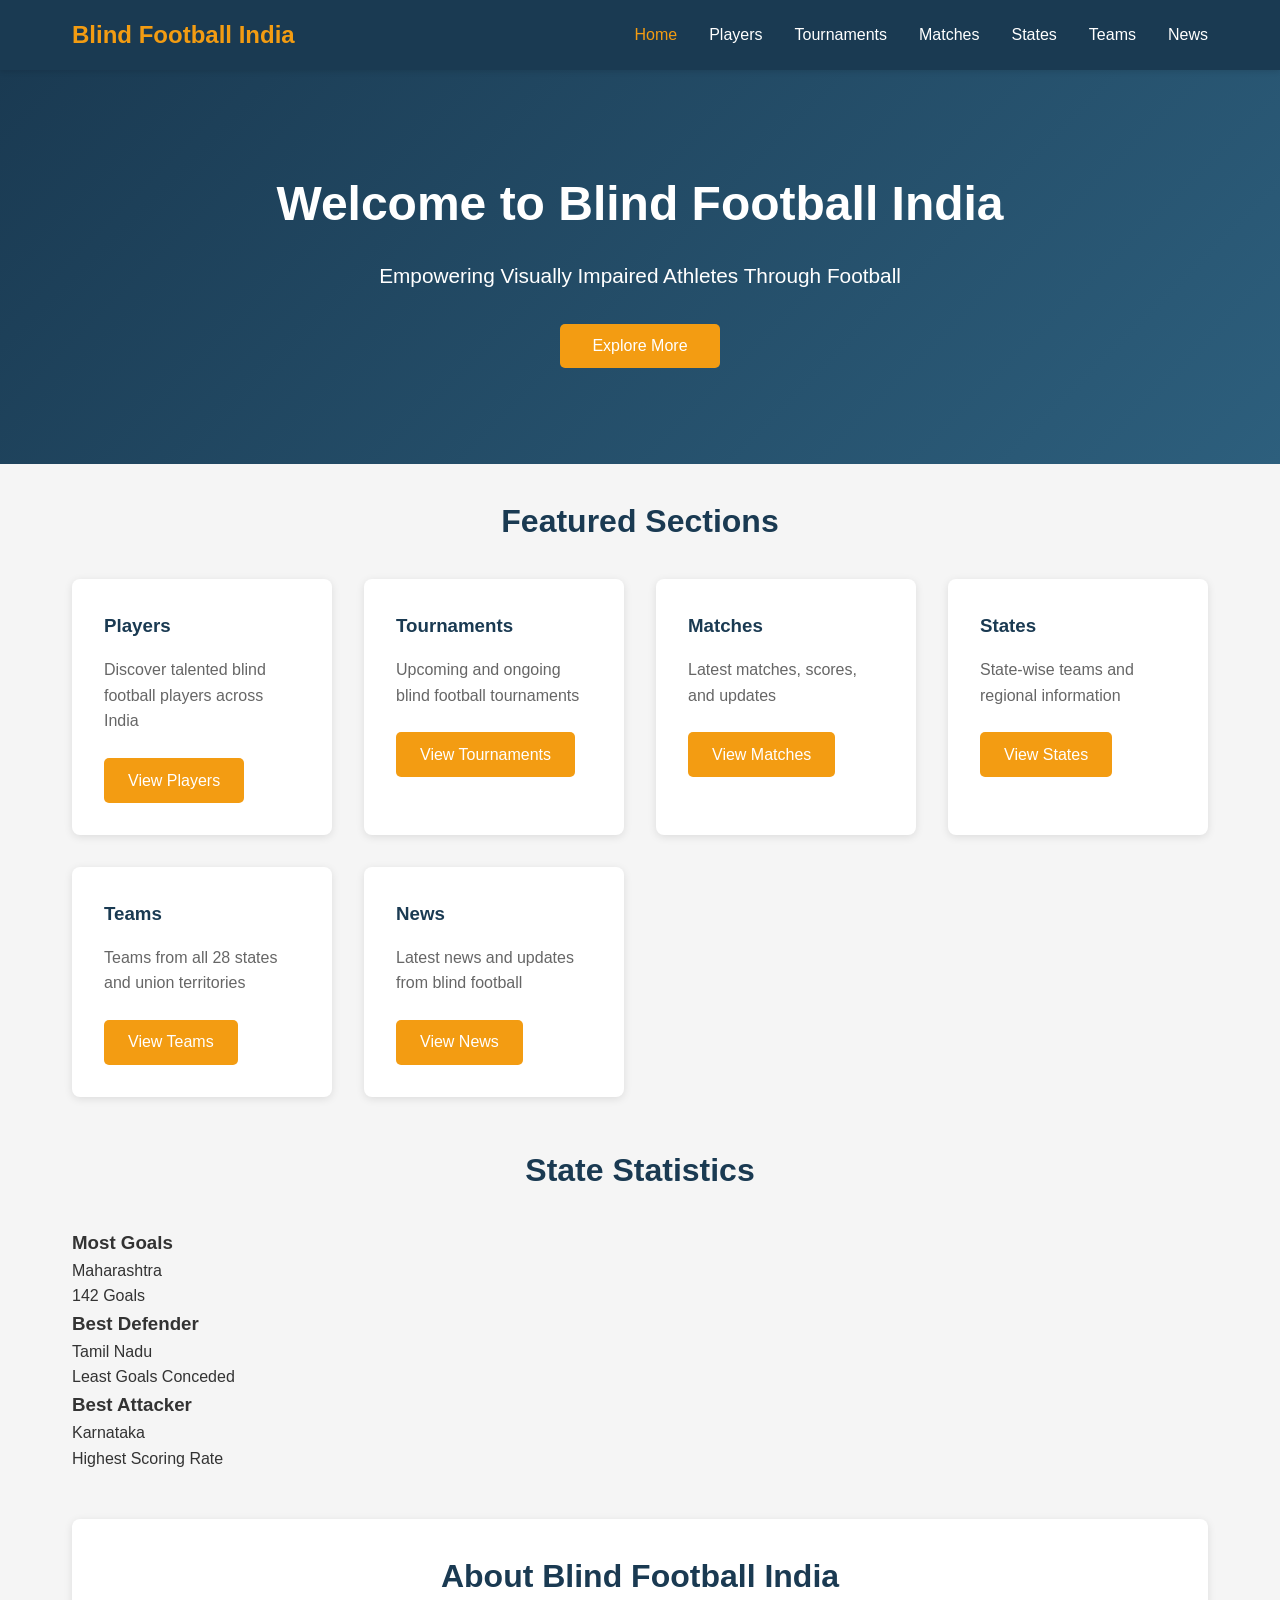
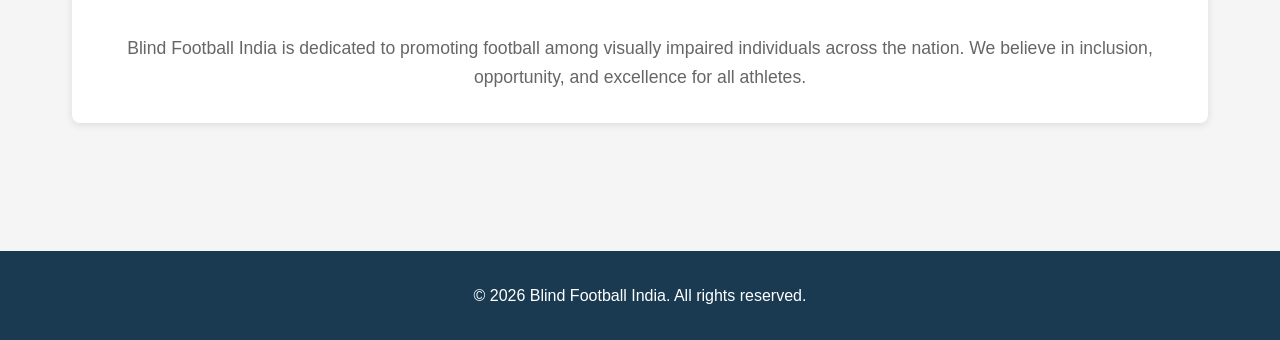
<file: index.html>
<!DOCTYPE html>
<html lang="en">
<head>
    <meta charset="UTF-8">
    <meta name="viewport" content="width=device-width, initial-scale=1.0">
    <title>Home - Blind Football India</title>
    <link rel="stylesheet" href="styles.css">
</head>
<body>
    <nav class="navbar">
        <div class="nav-container">
            <div class="logo">Blind Football India</div>
            <ul class="nav-menu">
                <li><a href="index.html" class="active">Home</a></li>
                <li><a href="pages/players.html">Players</a></li>
                <li><a href="pages/tournaments.html">Tournaments</a></li>
                <li><a href="pages/matches.html">Matches</a></li>
                <li><a href="pages/states.html">States</a></li>
                <li><a href="pages/teams.html">Teams</a></li>
                <li><a href="pages/news.html">News</a></li>
            </ul>
        </div>
    </nav>

    <header class="hero">
        <div class="hero-content">
            <h1>Welcome to Blind Football India</h1>
            <p>Empowering Visually Impaired Athletes Through Football</p>
            <button class="cta-btn">Explore More</button>
        </div>
    </header>

    <main>
        <section class="featured">
            <h2>Featured Sections</h2>
            <div class="feature-grid">
                <div class="feature-card">
                    <h3>Players</h3>
                    <p>Discover talented blind football players across India</p>
                    <a href="pages/players.html" class="btn">View Players</a>
                </div>
                <div class="feature-card">
                    <h3>Tournaments</h3>
                    <p>Upcoming and ongoing blind football tournaments</p>
                    <a href="pages/tournaments.html" class="btn">View Tournaments</a>
                </div>
                <div class="feature-card">
                    <h3>Matches</h3>
                    <p>Latest matches, scores, and updates</p>
                    <a href="pages/matches.html" class="btn">View Matches</a>
                </div>
                <div class="feature-card">
                    <h3>States</h3>
                    <p>State-wise teams and regional information</p>
                    <a href="pages/states.html" class="btn">View States</a>
                </div>
                <div class="feature-card">
                    <h3>Teams</h3>
                    <p>Teams from all 28 states and union territories</p>
                    <a href="pages/teams.html" class="btn">View Teams</a>
                </div>
                <div class="feature-card">
                    <h3>News</h3>
                    <p>Latest news and updates from blind football</p>
                    <a href="pages/news.html" class="btn">View News</a>
                </div>
            </div>
        </section>

        <section class="stats">
            <h2>State Statistics</h2>
            <div class="stats-grid">
                <div class="stat-card">
                    <h3>Most Goals</h3>
                    <p class="stat-value">Maharashtra</p>
                    <p class="stat-detail">142 Goals</p>
                </div>
                <div class="stat-card">
                    <h3>Best Defender</h3>
                    <p class="stat-value">Tamil Nadu</p>
                    <p class="stat-detail">Least Goals Conceded</p>
                </div>
                <div class="stat-card">
                    <h3>Best Attacker</h3>
                    <p class="stat-value">Karnataka</p>
                    <p class="stat-detail">Highest Scoring Rate</p>
                </div>
            </div>
        </section>

        <section class="about">
            <h2>About Blind Football India</h2>
            <p>Blind Football India is dedicated to promoting football among visually impaired individuals across the nation. We believe in inclusion, opportunity, and excellence for all athletes.</p>
        </section>
    </main>

    <footer>
        <p>&copy; 2026 Blind Football India. All rights reserved.</p>
    </footer>

    <script src="script.js"></script>
</body>
</html>
</file>
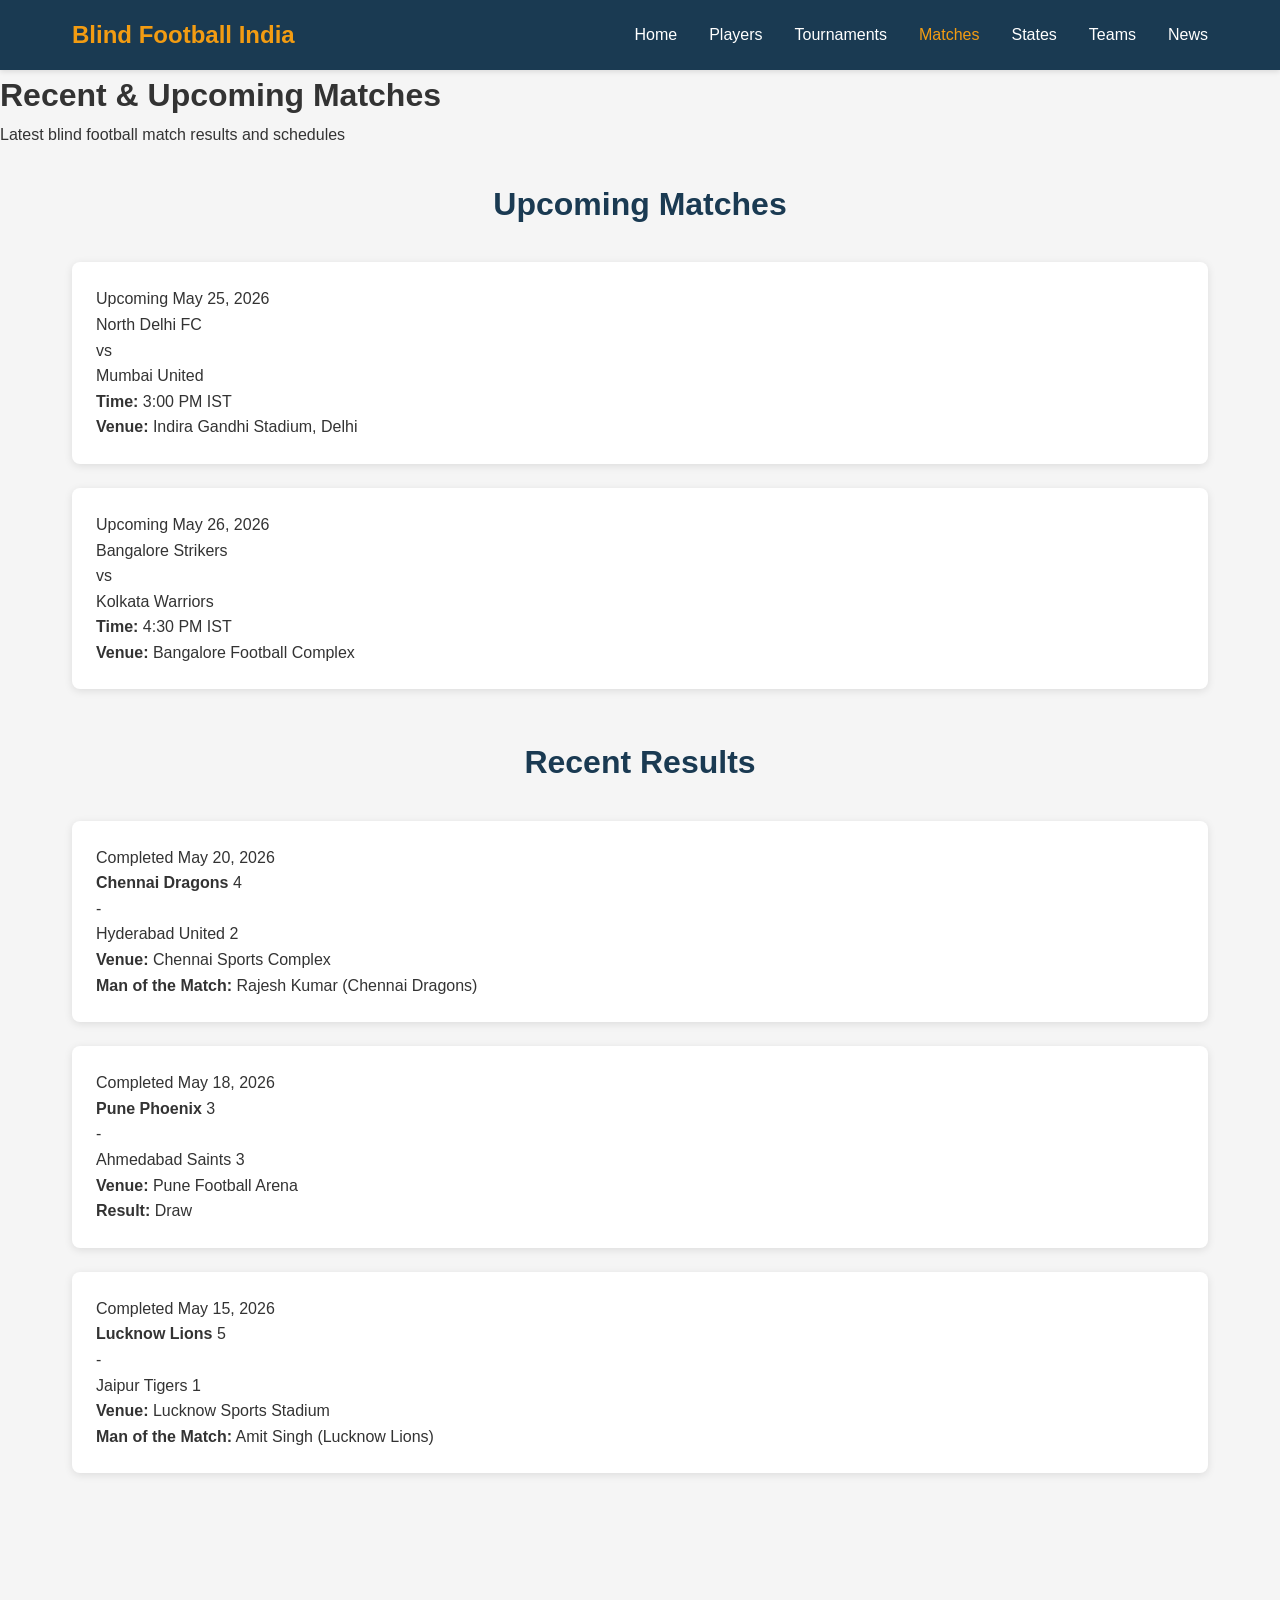
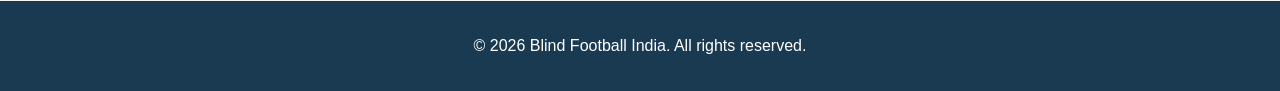
<file: pages/matches.html>
<!DOCTYPE html>
<html lang="en">
<head>
    <meta charset="UTF-8">
    <meta name="viewport" content="width=device-width, initial-scale=1.0">
    <title>Matches - Blind Football India</title>
    <link rel="stylesheet" href="../styles.css">
</head>
<body>
    <nav class="navbar">
        <div class="nav-container">
            <div class="logo">Blind Football India</div>
            <ul class="nav-menu">
                <li><a href="../index.html">Home</a></li>
                <li><a href="players.html">Players</a></li>
                <li><a href="tournaments.html">Tournaments</a></li>
                <li><a href="matches.html" class="active">Matches</a></li>
                <li><a href="states.html">States</a></li>
                <li><a href="teams.html">Teams</a></li>
                <li><a href="news.html">News</a></li>
            </ul>
        </div>
    </nav>

    <header class="page-header">
        <h1>Recent & Upcoming Matches</h1>
        <p>Latest blind football match results and schedules</p>
    </header>

    <main>
        <section class="matches-list">
            <h2>Upcoming Matches</h2>
            <div class="match-card upcoming">
                <div class="match-header">
                    <span class="match-status">Upcoming</span>
                    <span class="match-date">May 25, 2026</span>
                </div>
                <div class="match-teams">
                    <div class="team">North Delhi FC</div>
                    <div class="vs">vs</div>
                    <div class="team">Mumbai United</div>
                </div>
                <p><strong>Time:</strong> 3:00 PM IST</p>
                <p><strong>Venue:</strong> Indira Gandhi Stadium, Delhi</p>
            </div>
            <div class="match-card upcoming">
                <div class="match-header">
                    <span class="match-status">Upcoming</span>
                    <span class="match-date">May 26, 2026</span>
                </div>
                <div class="match-teams">
                    <div class="team">Bangalore Strikers</div>
                    <div class="vs">vs</div>
                    <div class="team">Kolkata Warriors</div>
                </div>
                <p><strong>Time:</strong> 4:30 PM IST</p>
                <p><strong>Venue:</strong> Bangalore Football Complex</p>
            </div>
        </section>

        <section class="matches-list">
            <h2>Recent Results</h2>
            <div class="match-card completed">
                <div class="match-header">
                    <span class="match-status">Completed</span>
                    <span class="match-date">May 20, 2026</span>
                </div>
                <div class="match-teams">
                    <div class="team"><strong>Chennai Dragons</strong> 4</div>
                    <div class="vs">-</div>
                    <div class="team">Hyderabad United 2</div>
                </div>
                <p><strong>Venue:</strong> Chennai Sports Complex</p>
                <p><strong>Man of the Match:</strong> Rajesh Kumar (Chennai Dragons)</p>
            </div>
            <div class="match-card completed">
                <div class="match-header">
                    <span class="match-status">Completed</span>
                    <span class="match-date">May 18, 2026</span>
                </div>
                <div class="match-teams">
                    <div class="team"><strong>Pune Phoenix</strong> 3</div>
                    <div class="vs">-</div>
                    <div class="team">Ahmedabad Saints 3</div>
                </div>
                <p><strong>Venue:</strong> Pune Football Arena</p>
                <p><strong>Result:</strong> Draw</p>
            </div>
            <div class="match-card completed">
                <div class="match-header">
                    <span class="match-status">Completed</span>
                    <span class="match-date">May 15, 2026</span>
                </div>
                <div class="match-teams">
                    <div class="team"><strong>Lucknow Lions</strong> 5</div>
                    <div class="vs">-</div>
                    <div class="team">Jaipur Tigers 1</div>
                </div>
                <p><strong>Venue:</strong> Lucknow Sports Stadium</p>
                <p><strong>Man of the Match:</strong> Amit Singh (Lucknow Lions)</p>
            </div>
        </section>
    </main>

    <footer>
        <p>&copy; 2026 Blind Football India. All rights reserved.</p>
    </footer>

    <script src="../script.js"></script>
</body>
</html>
</file>
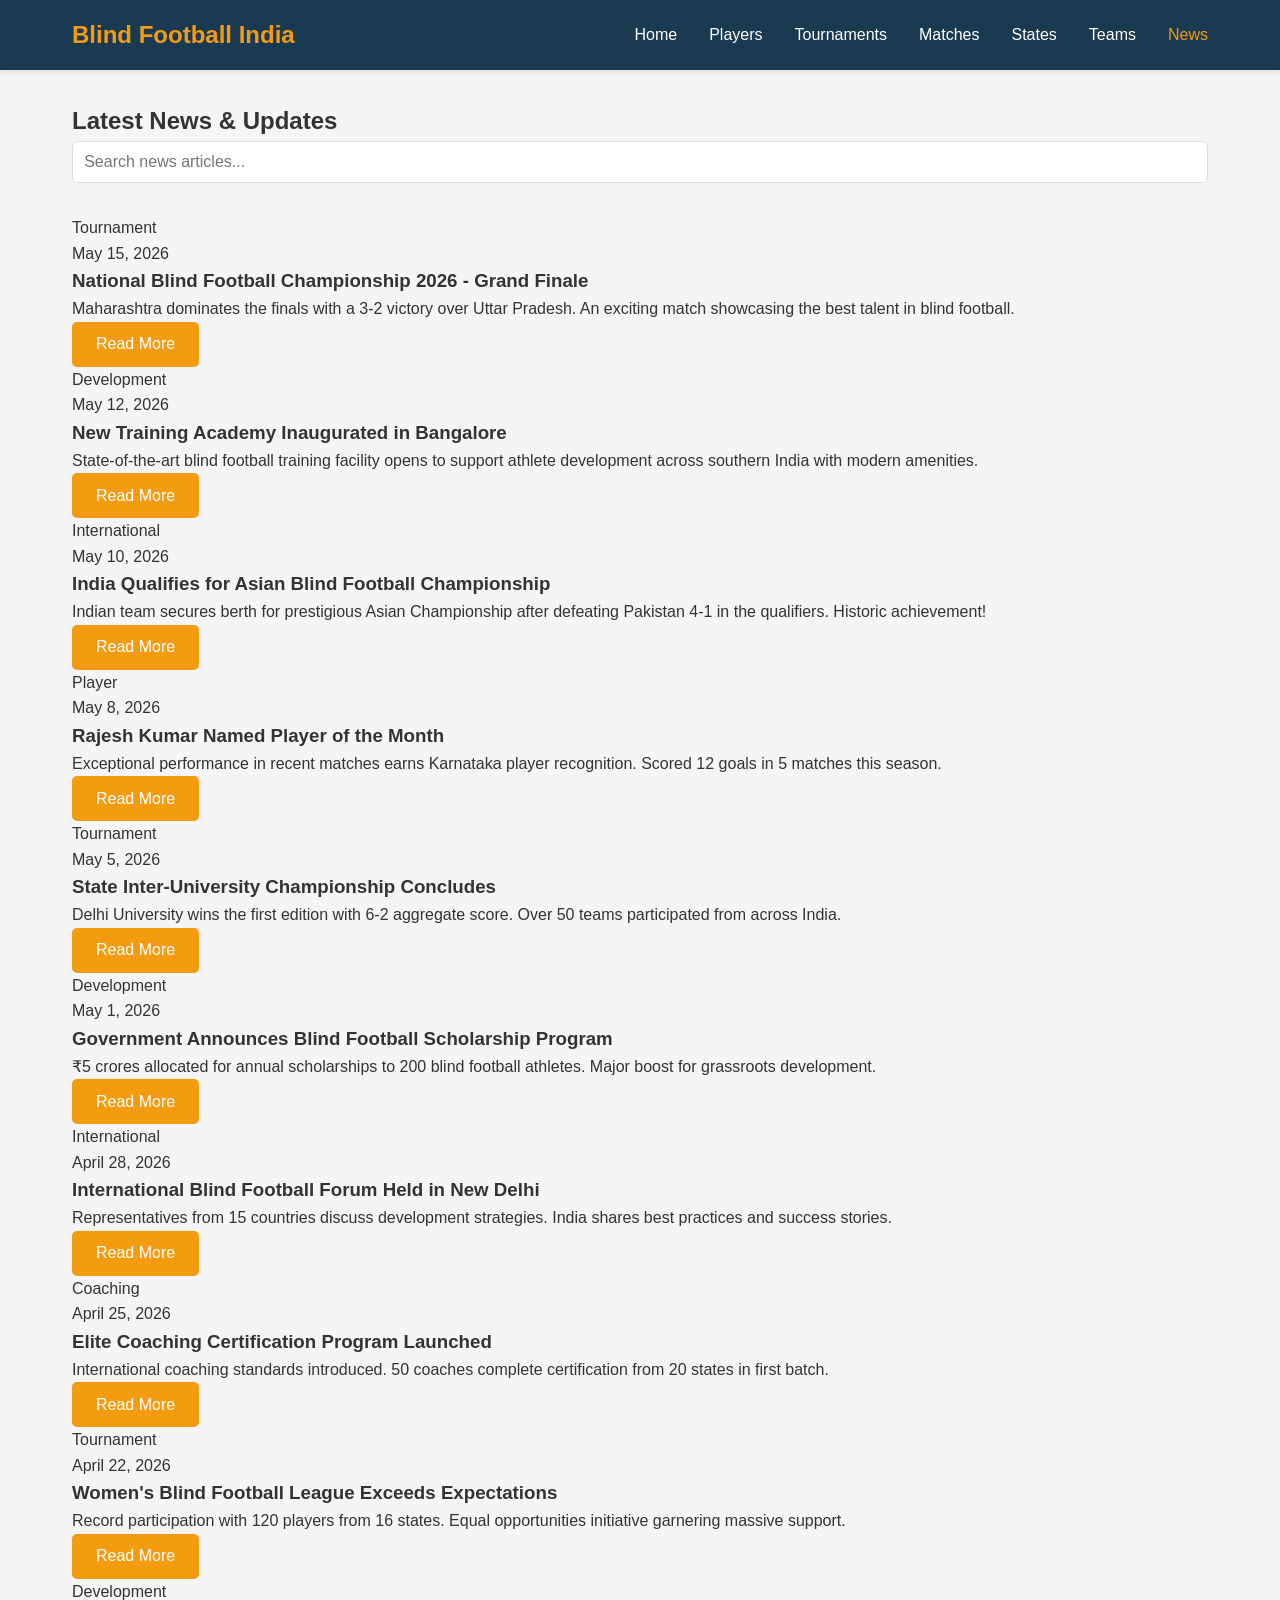
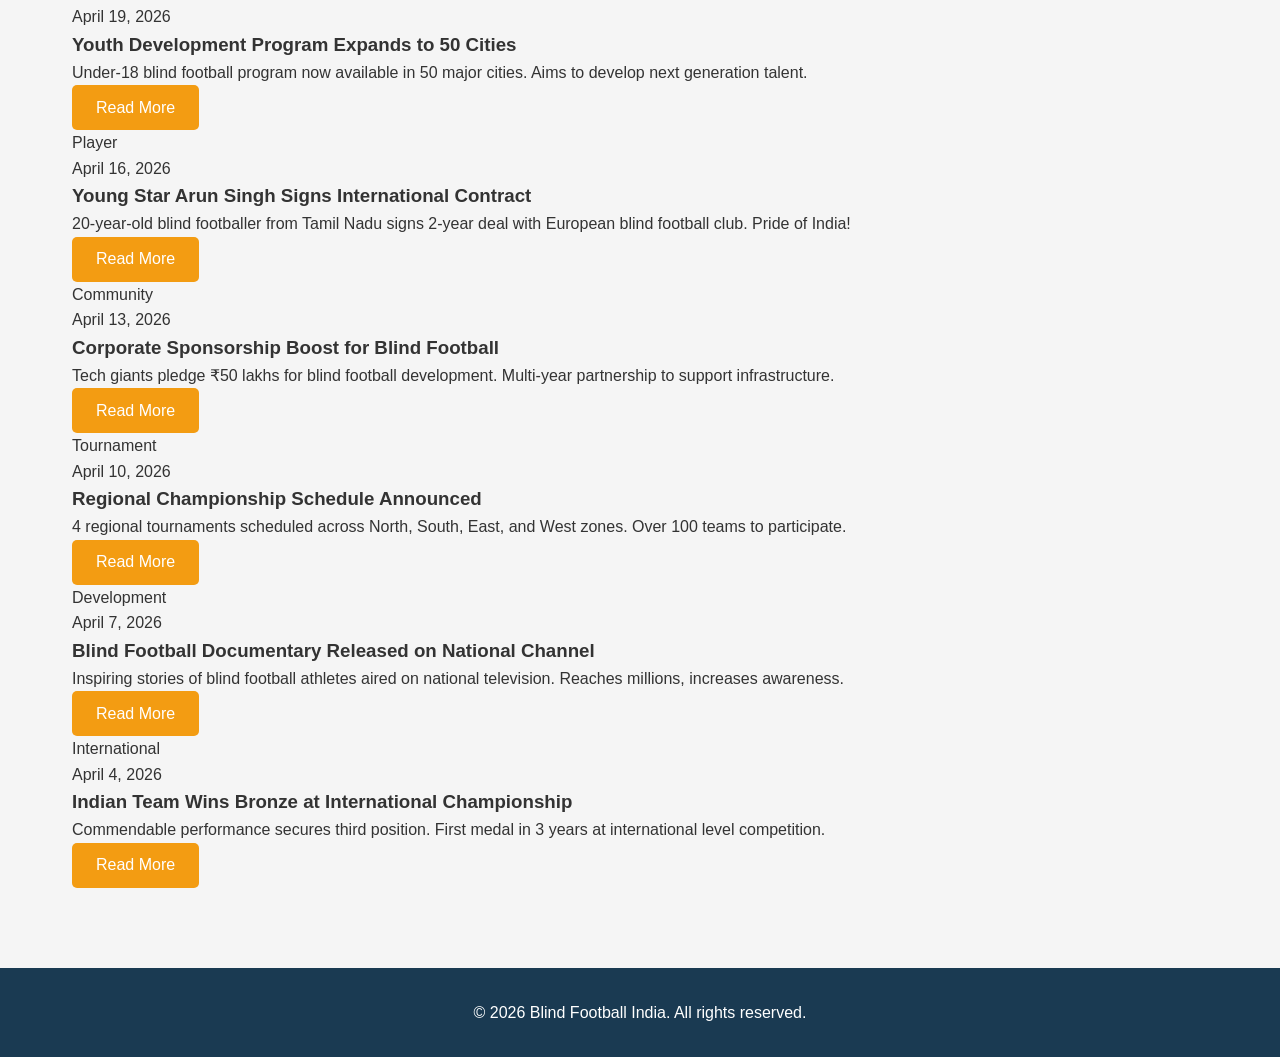
<file: pages/news.html>
<!DOCTYPE html>
<html lang="en">
<head>
    <meta charset="UTF-8">
    <meta name="viewport" content="width=device-width, initial-scale=1.0">
    <title>News - Blind Football India</title>
    <link rel="stylesheet" href="../styles.css">
</head>
<body>
    <nav class="navbar">
        <div class="nav-container">
            <div class="logo">Blind Football India</div>
            <ul class="nav-menu">
                <li><a href="../index.html">Home</a></li>
                <li><a href="players.html">Players</a></li>
                <li><a href="tournaments.html">Tournaments</a></li>
                <li><a href="matches.html">Matches</a></li>
                <li><a href="states.html">States</a></li>
                <li><a href="teams.html">Teams</a></li>
                <li><a href="news.html" class="active">News</a></li>
            </ul>
        </div>
    </nav>

    <main>
        <h2>Latest News & Updates</h2>
        
        <div class="search-container">
            <input type="text" id="newsSearch" placeholder="Search news articles...">
        </div>

        <div class="news-grid">
            <!-- News 1 -->
            <div class="news-card">
                <span class="news-category tournament">Tournament</span>
                <p class="news-date">May 15, 2026</p>
                <h3>National Blind Football Championship 2026 - Grand Finale</h3>
                <p>Maharashtra dominates the finals with a 3-2 victory over Uttar Pradesh. An exciting match showcasing the best talent in blind football.</p>
                <a href="#" class="btn">Read More</a>
            </div>

            <!-- News 2 -->
            <div class="news-card">
                <span class="news-category development">Development</span>
                <p class="news-date">May 12, 2026</p>
                <h3>New Training Academy Inaugurated in Bangalore</h3>
                <p>State-of-the-art blind football training facility opens to support athlete development across southern India with modern amenities.</p>
                <a href="#" class="btn">Read More</a>
            </div>

            <!-- News 3 -->
            <div class="news-card">
                <span class="news-category international">International</span>
                <p class="news-date">May 10, 2026</p>
                <h3>India Qualifies for Asian Blind Football Championship</h3>
                <p>Indian team secures berth for prestigious Asian Championship after defeating Pakistan 4-1 in the qualifiers. Historic achievement!</p>
                <a href="#" class="btn">Read More</a>
            </div>

            <!-- News 4 -->
            <div class="news-card">
                <span class="news-category player">Player</span>
                <p class="news-date">May 8, 2026</p>
                <h3>Rajesh Kumar Named Player of the Month</h3>
                <p>Exceptional performance in recent matches earns Karnataka player recognition. Scored 12 goals in 5 matches this season.</p>
                <a href="#" class="btn">Read More</a>
            </div>

            <!-- News 5 -->
            <div class="news-card">
                <span class="news-category tournament">Tournament</span>
                <p class="news-date">May 5, 2026</p>
                <h3>State Inter-University Championship Concludes</h3>
                <p>Delhi University wins the first edition with 6-2 aggregate score. Over 50 teams participated from across India.</p>
                <a href="#" class="btn">Read More</a>
            </div>

            <!-- News 6 -->
            <div class="news-card">
                <span class="news-category development">Development</span>
                <p class="news-date">May 1, 2026</p>
                <h3>Government Announces Blind Football Scholarship Program</h3>
                <p>₹5 crores allocated for annual scholarships to 200 blind football athletes. Major boost for grassroots development.</p>
                <a href="#" class="btn">Read More</a>
            </div>

            <!-- News 7 -->
            <div class="news-card">
                <span class="news-category international">International</span>
                <p class="news-date">April 28, 2026</p>
                <h3>International Blind Football Forum Held in New Delhi</h3>
                <p>Representatives from 15 countries discuss development strategies. India shares best practices and success stories.</p>
                <a href="#" class="btn">Read More</a>
            </div>

            <!-- News 8 -->
            <div class="news-card">
                <span class="news-category coaching">Coaching</span>
                <p class="news-date">April 25, 2026</p>
                <h3>Elite Coaching Certification Program Launched</h3>
                <p>International coaching standards introduced. 50 coaches complete certification from 20 states in first batch.</p>
                <a href="#" class="btn">Read More</a>
            </div>

            <!-- News 9 -->
            <div class="news-card">
                <span class="news-category tournament">Tournament</span>
                <p class="news-date">April 22, 2026</p>
                <h3>Women's Blind Football League Exceeds Expectations</h3>
                <p>Record participation with 120 players from 16 states. Equal opportunities initiative garnering massive support.</p>
                <a href="#" class="btn">Read More</a>
            </div>

            <!-- News 10 -->
            <div class="news-card">
                <span class="news-category development">Development</span>
                <p class="news-date">April 19, 2026</p>
                <h3>Youth Development Program Expands to 50 Cities</h3>
                <p>Under-18 blind football program now available in 50 major cities. Aims to develop next generation talent.</p>
                <a href="#" class="btn">Read More</a>
            </div>

            <!-- News 11 -->
            <div class="news-card">
                <span class="news-category player">Player</span>
                <p class="news-date">April 16, 2026</p>
                <h3>Young Star Arun Singh Signs International Contract</h3>
                <p>20-year-old blind footballer from Tamil Nadu signs 2-year deal with European blind football club. Pride of India!</p>
                <a href="#" class="btn">Read More</a>
            </div>

            <!-- News 12 -->
            <div class="news-card">
                <span class="news-category community">Community</span>
                <p class="news-date">April 13, 2026</p>
                <h3>Corporate Sponsorship Boost for Blind Football</h3>
                <p>Tech giants pledge ₹50 lakhs for blind football development. Multi-year partnership to support infrastructure.</p>
                <a href="#" class="btn">Read More</a>
            </div>

            <!-- News 13 -->
            <div class="news-card">
                <span class="news-category tournament">Tournament</span>
                <p class="news-date">April 10, 2026</p>
                <h3>Regional Championship Schedule Announced</h3>
                <p>4 regional tournaments scheduled across North, South, East, and West zones. Over 100 teams to participate.</p>
                <a href="#" class="btn">Read More</a>
            </div>

            <!-- News 14 -->
            <div class="news-card">
                <span class="news-category development">Development</span>
                <p class="news-date">April 7, 2026</p>
                <h3>Blind Football Documentary Released on National Channel</h3>
                <p>Inspiring stories of blind football athletes aired on national television. Reaches millions, increases awareness.</p>
                <a href="#" class="btn">Read More</a>
            </div>

            <!-- News 15 -->
            <div class="news-card">
                <span class="news-category international">International</span>
                <p class="news-date">April 4, 2026</p>
                <h3>Indian Team Wins Bronze at International Championship</h3>
                <p>Commendable performance secures third position. First medal in 3 years at international level competition.</p>
                <a href="#" class="btn">Read More</a>
            </div>
        </div>
    </main>

    <footer>
        <p>&copy; 2026 Blind Football India. All rights reserved.</p>
    </footer>

    <script src="../script.js"></script>
    <script>
        // Add news search functionality
        document.addEventListener('DOMContentLoaded', function() {
            const newsSearch = document.getElementById('newsSearch');
            if (newsSearch) {
                newsSearch.addEventListener('keyup', function() {
                    const searchTerm = this.value.toLowerCase();
                    const newsCards = document.querySelectorAll('.news-card');
                    
                    newsCards.forEach(card => {
                        const newsText = card.textContent.toLowerCase();
                        if (newsText.includes(searchTerm)) {
                            card.style.display = '';
                            card.style.animation = 'fadeIn 0.3s ease-out';
                        } else {
                            card.style.display = 'none';
                        }
                    });
                });
            }
        });
    </script>
</body>
</html>
</file>
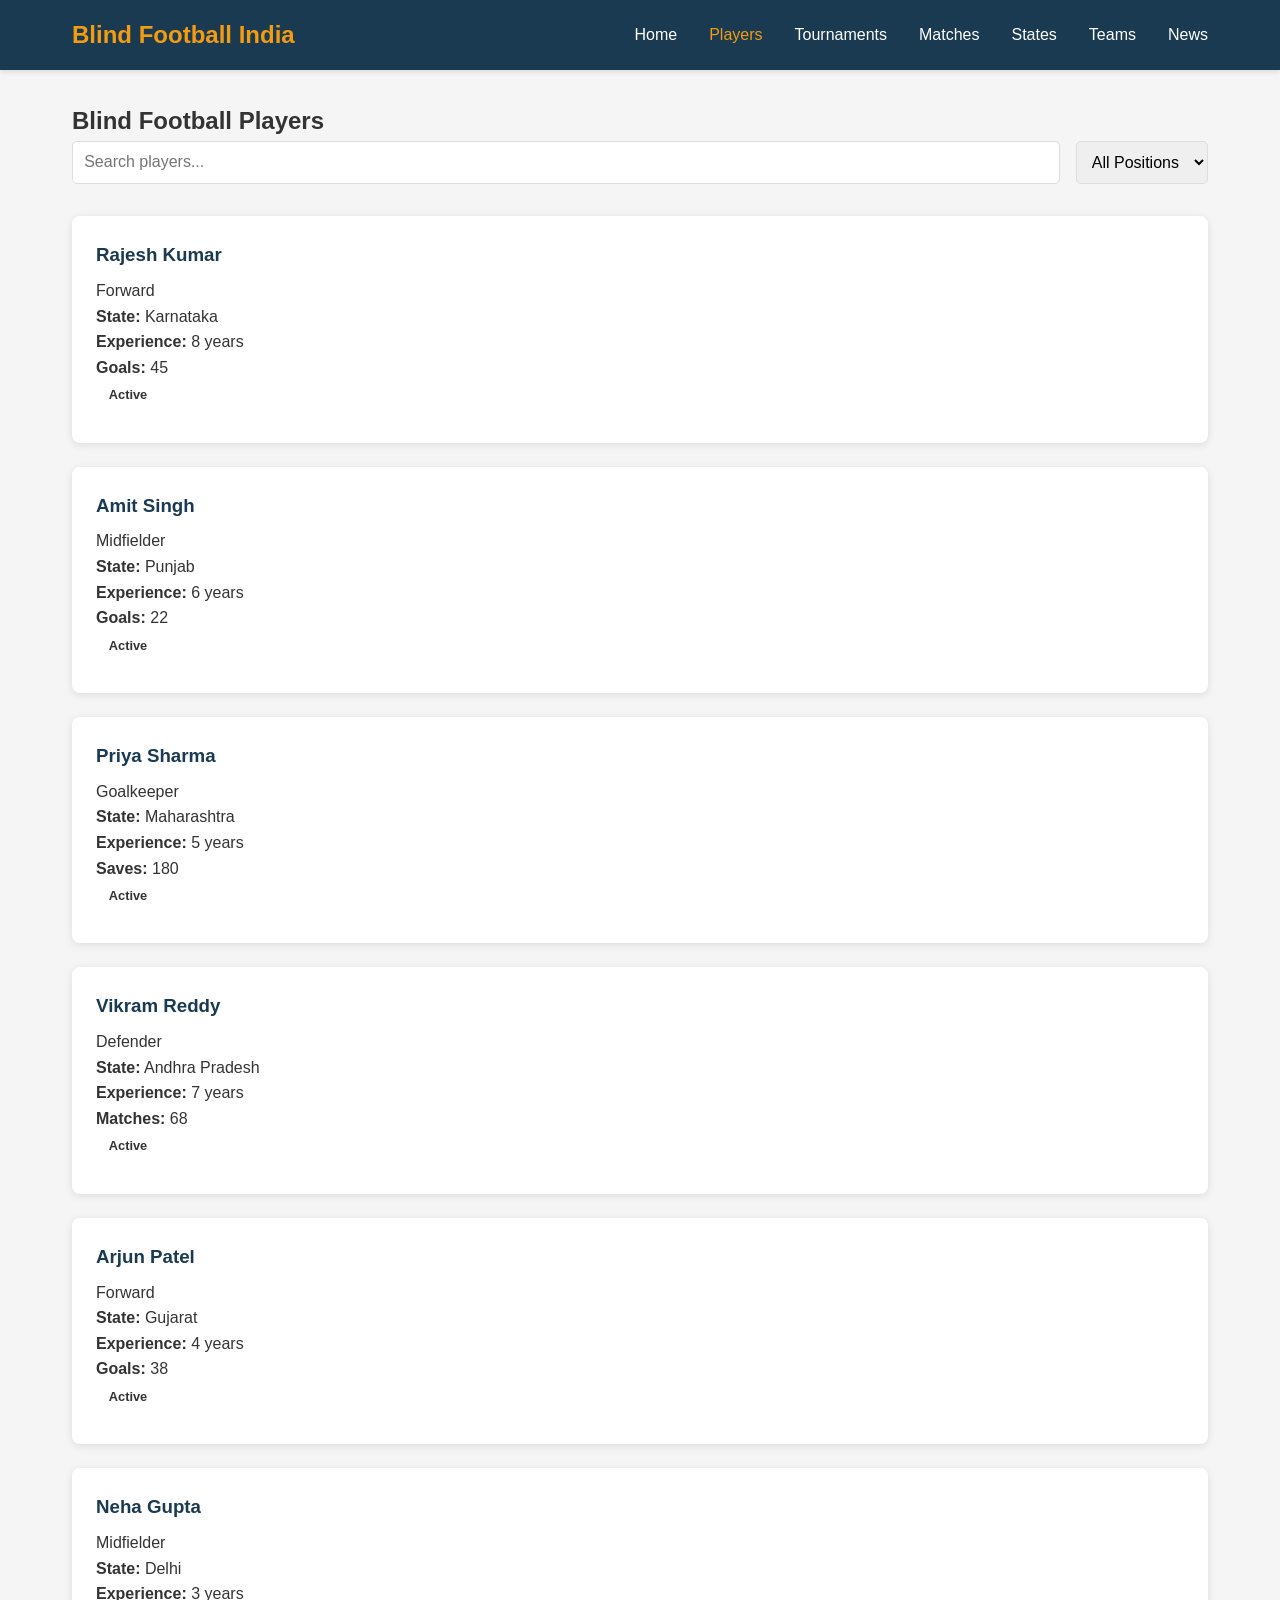
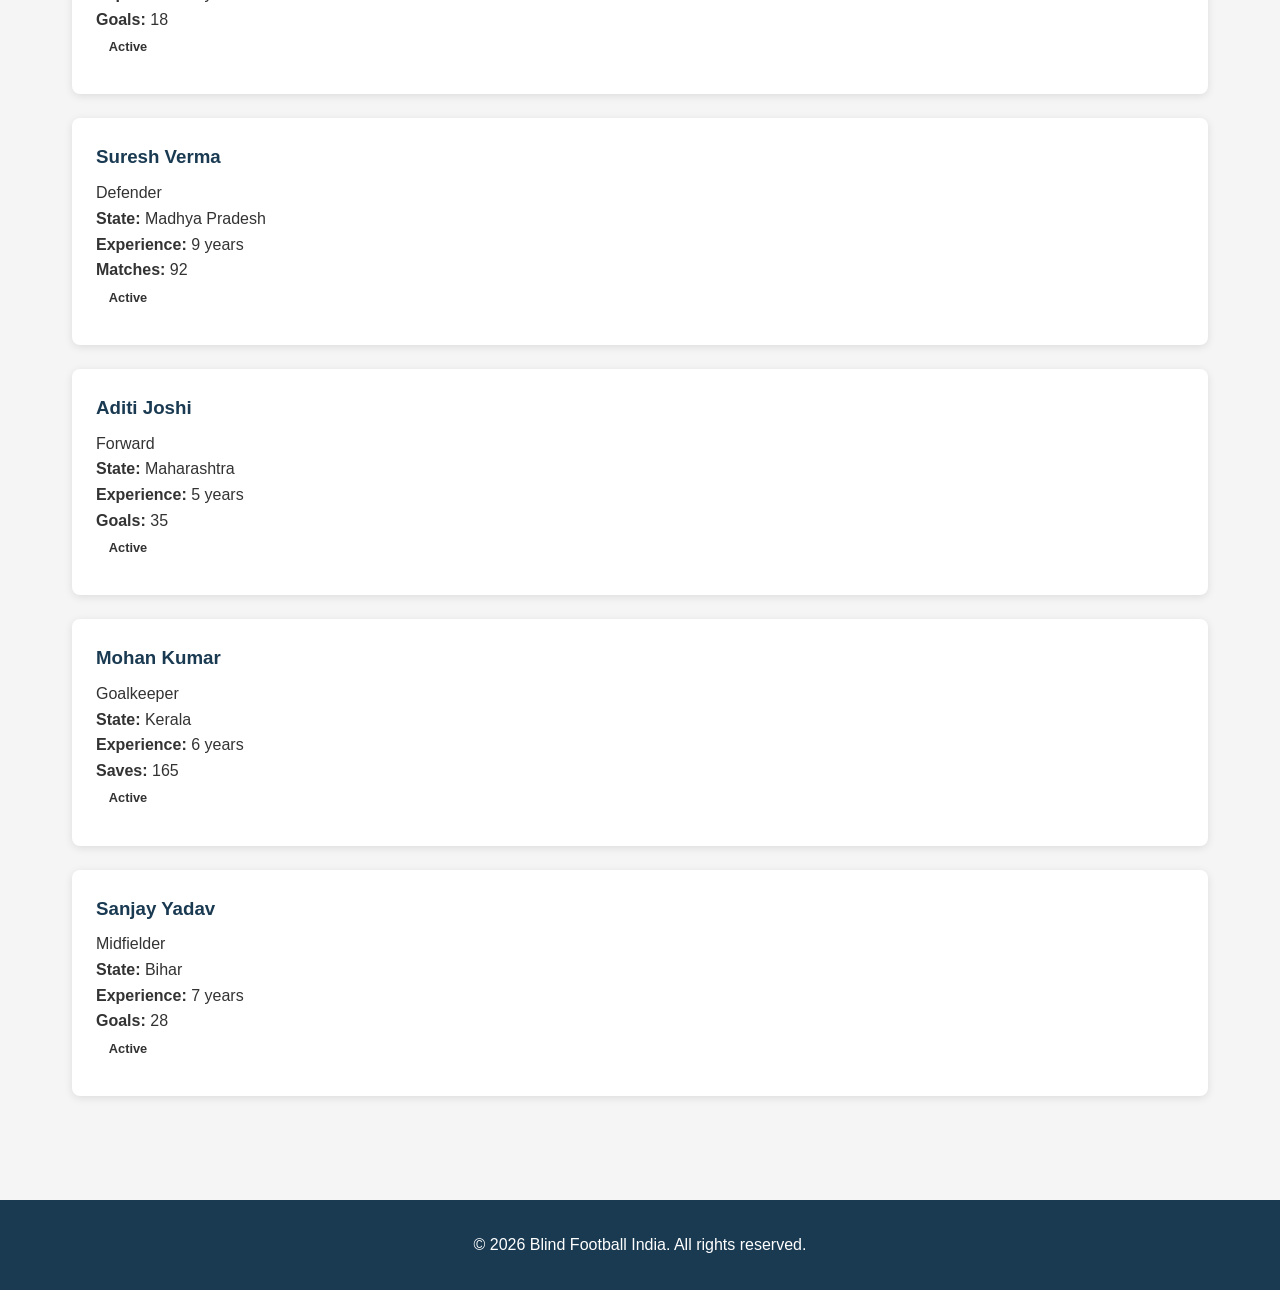
<file: pages/players.html>
<!DOCTYPE html>
<html lang="en">
<head>
    <meta charset="UTF-8">
    <meta name="viewport" content="width=device-width, initial-scale=1.0">
    <title>Players - Blind Football India</title>
    <link rel="stylesheet" href="../styles.css">
</head>
<body>
    <nav class="navbar">
        <div class="nav-container">
            <div class="logo">Blind Football India</div>
            <ul class="nav-menu">
                <li><a href="../index.html">Home</a></li>
                <li><a href="players.html" class="active">Players</a></li>
                <li><a href="tournaments.html">Tournaments</a></li>
                <li><a href="matches.html">Matches</a></li>
                <li><a href="states.html">States</a></li>
                <li><a href="teams.html">Teams</a></li>
                <li><a href="news.html">News</a></li>
            </ul>
        </div>
    </nav>

    <main>
        <h2>Blind Football Players</h2>
        
        <div class="search-container">
            <input type="text" id="searchInput" placeholder="Search players...">
            <select id="positionFilter">
                <option value="">All Positions</option>
                <option value="Goalkeeper">Goalkeeper</option>
                <option value="Defender">Defender</option>
                <option value="Midfielder">Midfielder</option>
                <option value="Forward">Forward</option>
            </select>
        </div>

        <div class="players-grid">
            <div class="player-card">
                <h3>Rajesh Kumar</h3>
                <p class="position">Forward</p>
                <p><strong>State:</strong> Karnataka</p>
                <p><strong>Experience:</strong> 8 years</p>
                <p><strong>Goals:</strong> 45</p>
                <span class="status active">Active</span>
            </div>

            <div class="player-card">
                <h3>Amit Singh</h3>
                <p class="position">Midfielder</p>
                <p><strong>State:</strong> Punjab</p>
                <p><strong>Experience:</strong> 6 years</p>
                <p><strong>Goals:</strong> 22</p>
                <span class="status active">Active</span>
            </div>

            <div class="player-card">
                <h3>Priya Sharma</h3>
                <p class="position">Goalkeeper</p>
                <p><strong>State:</strong> Maharashtra</p>
                <p><strong>Experience:</strong> 5 years</p>
                <p><strong>Saves:</strong> 180</p>
                <span class="status active">Active</span>
            </div>

            <div class="player-card">
                <h3>Vikram Reddy</h3>
                <p class="position">Defender</p>
                <p><strong>State:</strong> Andhra Pradesh</p>
                <p><strong>Experience:</strong> 7 years</p>
                <p><strong>Matches:</strong> 68</p>
                <span class="status active">Active</span>
            </div>

            <div class="player-card">
                <h3>Arjun Patel</h3>
                <p class="position">Forward</p>
                <p><strong>State:</strong> Gujarat</p>
                <p><strong>Experience:</strong> 4 years</p>
                <p><strong>Goals:</strong> 38</p>
                <span class="status active">Active</span>
            </div>

            <div class="player-card">
                <h3>Neha Gupta</h3>
                <p class="position">Midfielder</p>
                <p><strong>State:</strong> Delhi</p>
                <p><strong>Experience:</strong> 3 years</p>
                <p><strong>Goals:</strong> 18</p>
                <span class="status active">Active</span>
            </div>

            <div class="player-card">
                <h3>Suresh Verma</h3>
                <p class="position">Defender</p>
                <p><strong>State:</strong> Madhya Pradesh</p>
                <p><strong>Experience:</strong> 9 years</p>
                <p><strong>Matches:</strong> 92</p>
                <span class="status active">Active</span>
            </div>

            <div class="player-card">
                <h3>Aditi Joshi</h3>
                <p class="position">Forward</p>
                <p><strong>State:</strong> Maharashtra</p>
                <p><strong>Experience:</strong> 5 years</p>
                <p><strong>Goals:</strong> 35</p>
                <span class="status active">Active</span>
            </div>

            <div class="player-card">
                <h3>Mohan Kumar</h3>
                <p class="position">Goalkeeper</p>
                <p><strong>State:</strong> Kerala</p>
                <p><strong>Experience:</strong> 6 years</p>
                <p><strong>Saves:</strong> 165</p>
                <span class="status active">Active</span>
            </div>

            <div class="player-card">
                <h3>Sanjay Yadav</h3>
                <p class="position">Midfielder</p>
                <p><strong>State:</strong> Bihar</p>
                <p><strong>Experience:</strong> 7 years</p>
                <p><strong>Goals:</strong> 28</p>
                <span class="status active">Active</span>
            </div>
        </div>
    </main>

    <footer>
        <p>&copy; 2026 Blind Football India. All rights reserved.</p>
    </footer>

    <script src="../script.js"></script>
</body>
</html>
</file>
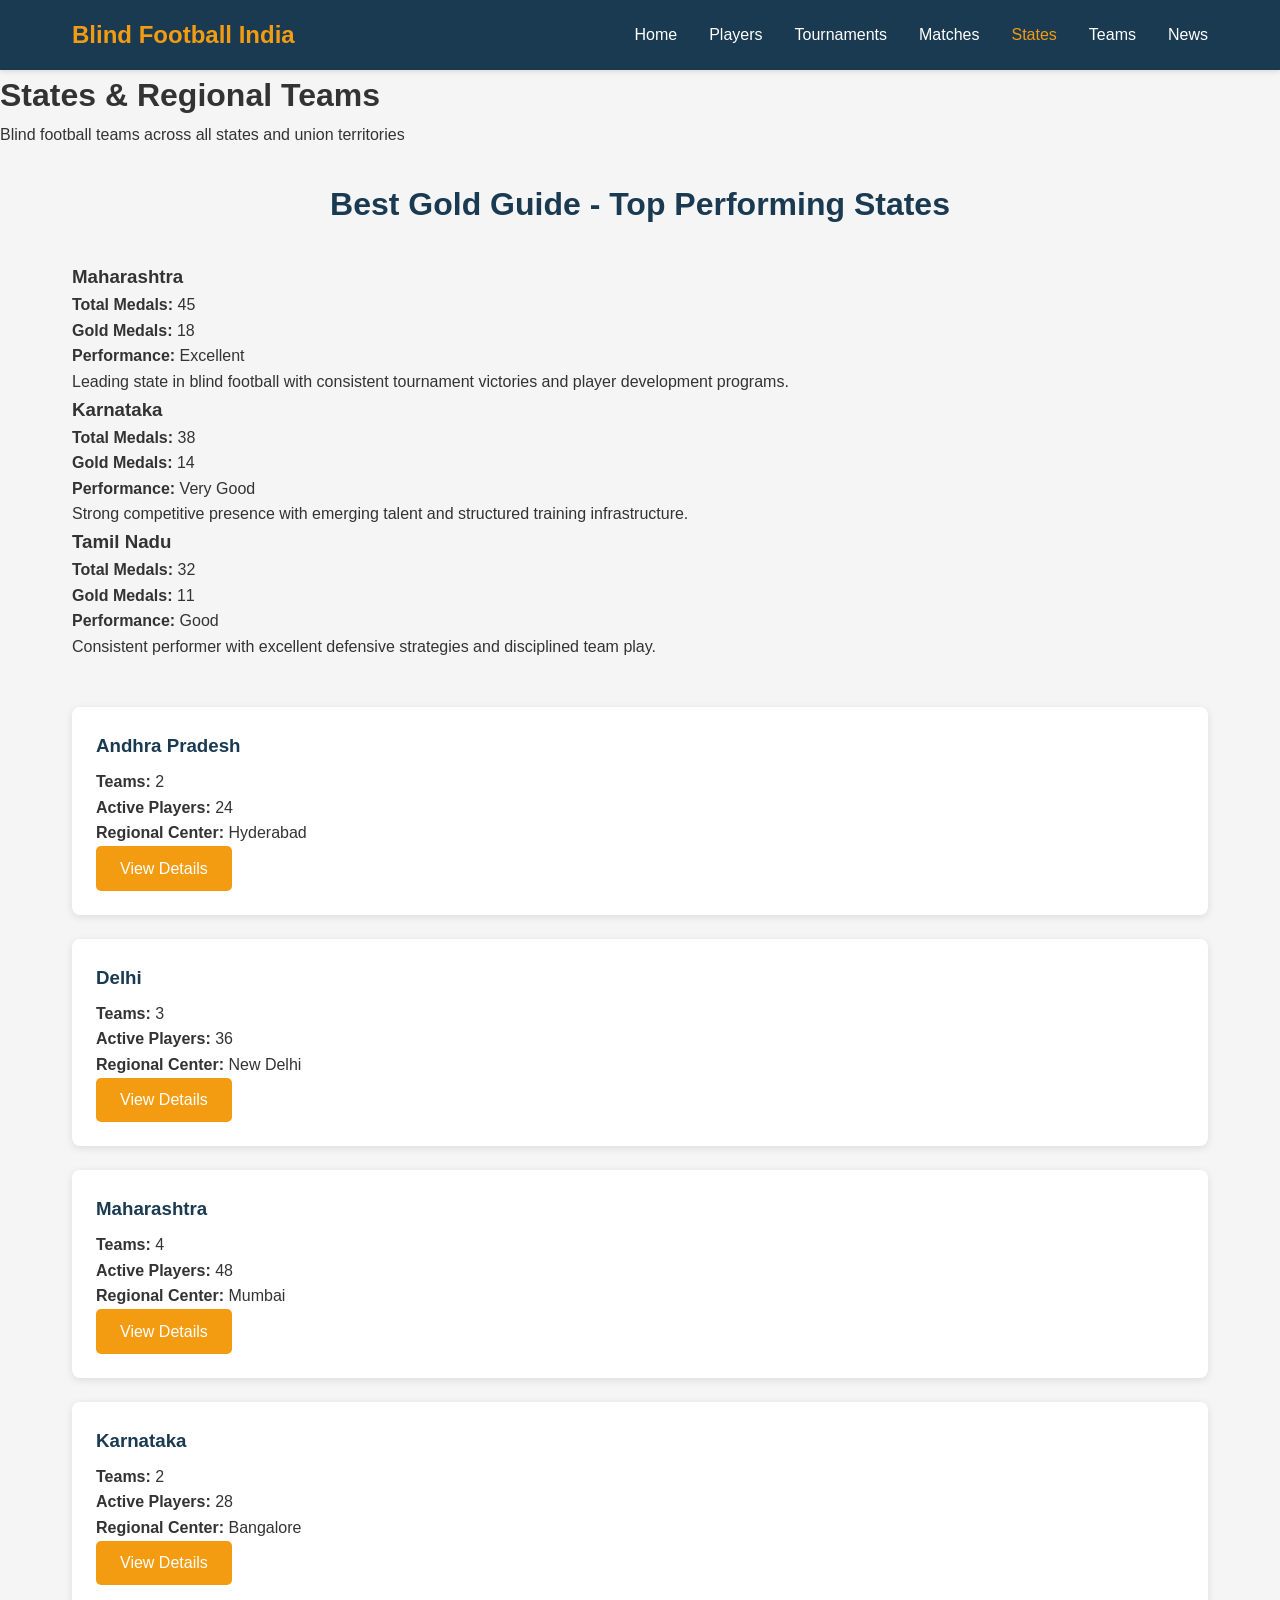
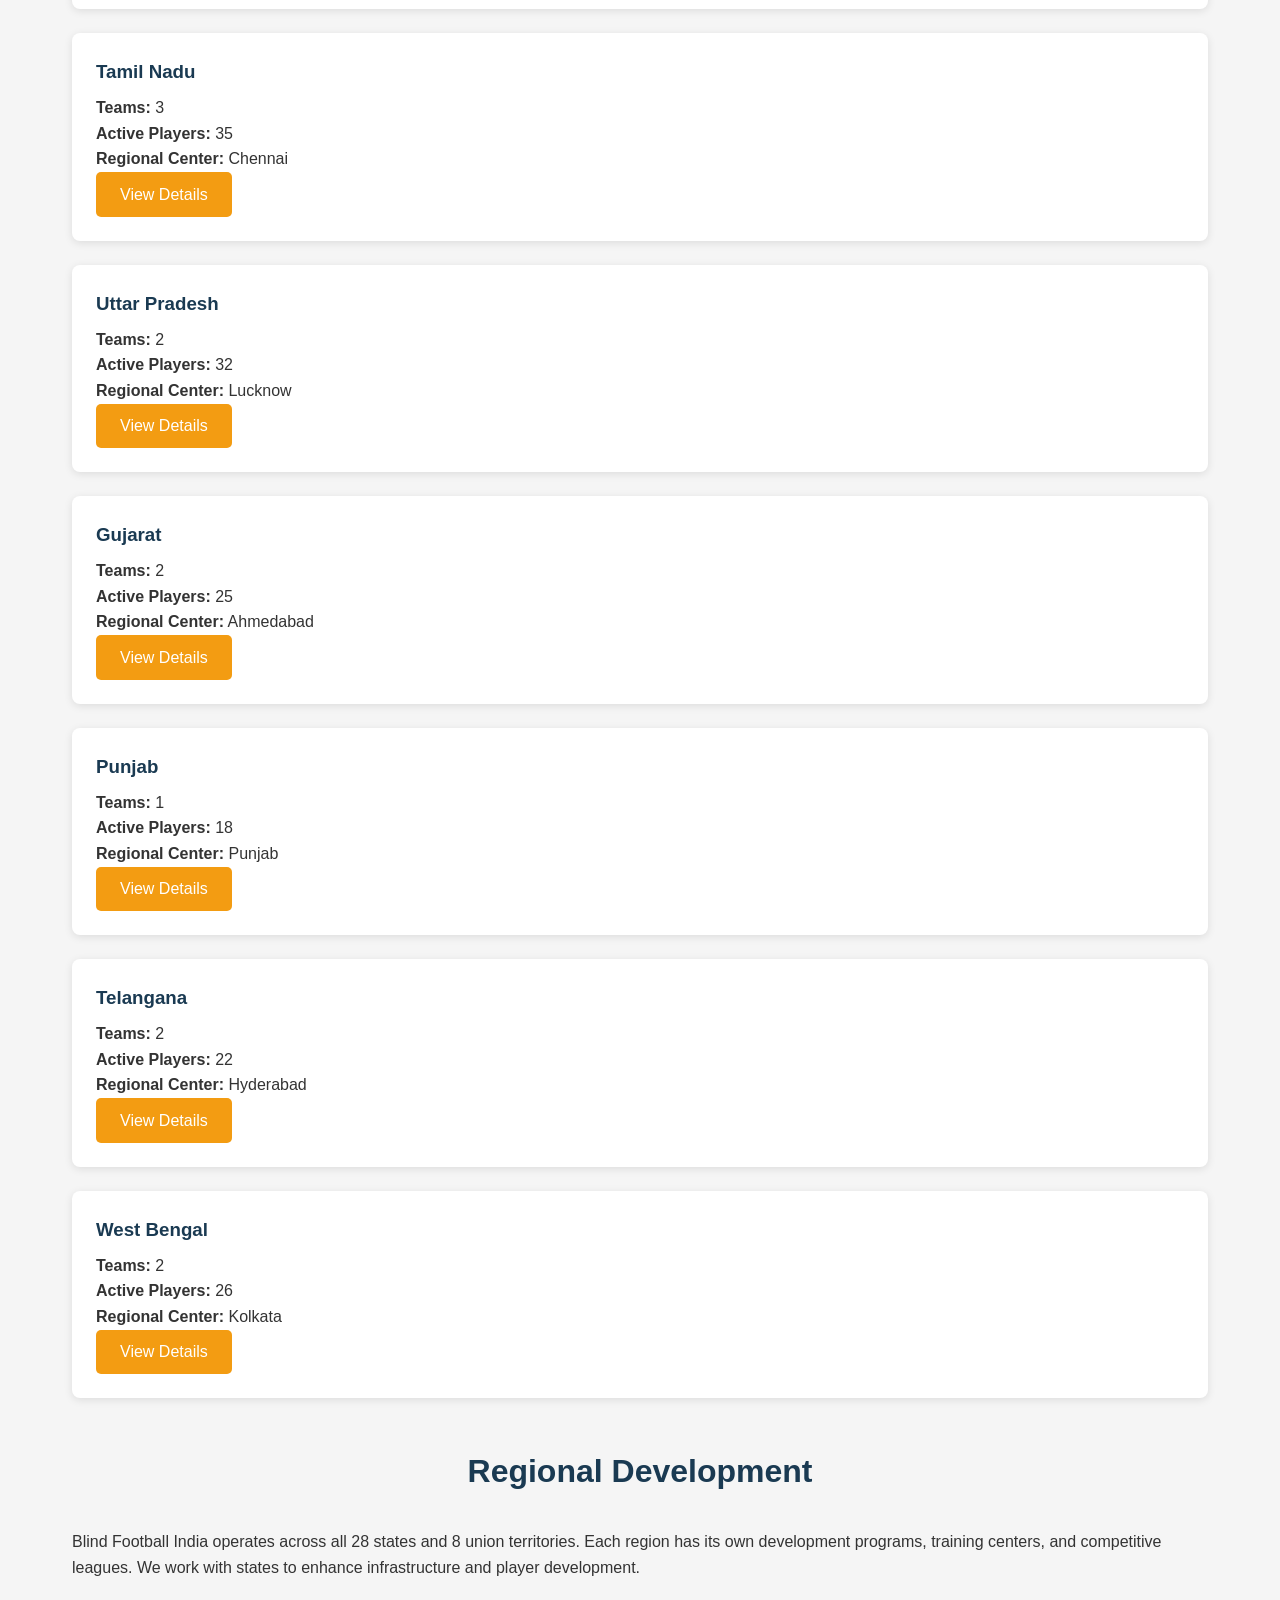
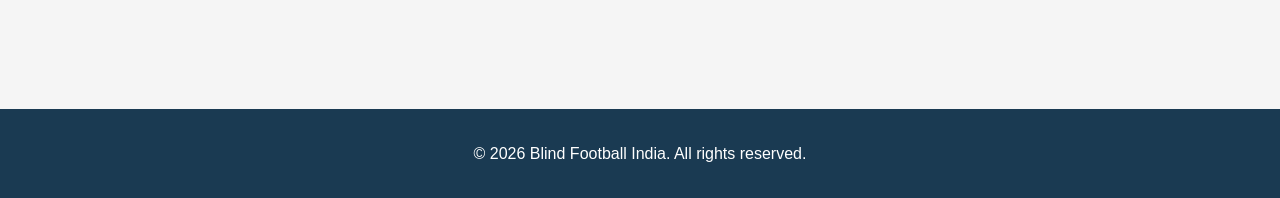
<file: pages/states.html>
<!DOCTYPE html>
<html lang="en">
<head>
    <meta charset="UTF-8">
    <meta name="viewport" content="width=device-width, initial-scale=1.0">
    <title>States - Blind Football India</title>
    <link rel="stylesheet" href="../styles.css">
</head>
<body>
    <nav class="navbar">
        <div class="nav-container">
            <div class="logo">Blind Football India</div>
            <ul class="nav-menu">
                <li><a href="../index.html">Home</a></li>
                <li><a href="players.html">Players</a></li>
                <li><a href="tournaments.html">Tournaments</a></li>
                <li><a href="matches.html">Matches</a></li>
                <li><a href="states.html" class="active">States</a></li>
                <li><a href="teams.html">Teams</a></li>
                <li><a href="news.html">News</a></li>
            </ul>
        </div>
    </nav>

    <header class="page-header">
        <h1>States & Regional Teams</h1>
        <p>Blind football teams across all states and union territories</p>
    </header>

    <main>
        <section class="best-gold-guide">
            <h2>Best Gold Guide - Top Performing States</h2>
            <div class="gold-guide-container">
                <div class="gold-guide-card gold-medal">
                    <h3>Maharashtra</h3>
                    <p><strong>Total Medals:</strong> 45</p>
                    <p><strong>Gold Medals:</strong> 18</p>
                    <p><strong>Performance:</strong> Excellent</p>
                    <p>Leading state in blind football with consistent tournament victories and player development programs.</p>
                </div>
                <div class="gold-guide-card silver-medal">
                    <h3>Karnataka</h3>
                    <p><strong>Total Medals:</strong> 38</p>
                    <p><strong>Gold Medals:</strong> 14</p>
                    <p><strong>Performance:</strong> Very Good</p>
                    <p>Strong competitive presence with emerging talent and structured training infrastructure.</p>
                </div>
                <div class="gold-guide-card bronze-medal">
                    <h3>Tamil Nadu</h3>
                    <p><strong>Total Medals:</strong> 32</p>
                    <p><strong>Gold Medals:</strong> 11</p>
                    <p><strong>Performance:</strong> Good</p>
                    <p>Consistent performer with excellent defensive strategies and disciplined team play.</p>
                </div>
            </div>
        </section>

        <section class="states-grid">
            <div class="state-card">
                <h3>Andhra Pradesh</h3>
                <p><strong>Teams:</strong> 2</p>
                <p><strong>Active Players:</strong> 24</p>
                <p><strong>Regional Center:</strong> Hyderabad</p>
                <a href="#" class="btn">View Details</a>
            </div>
            <div class="state-card">
                <h3>Delhi</h3>
                <p><strong>Teams:</strong> 3</p>
                <p><strong>Active Players:</strong> 36</p>
                <p><strong>Regional Center:</strong> New Delhi</p>
                <a href="#" class="btn">View Details</a>
            </div>
            <div class="state-card">
                <h3>Maharashtra</h3>
                <p><strong>Teams:</strong> 4</p>
                <p><strong>Active Players:</strong> 48</p>
                <p><strong>Regional Center:</strong> Mumbai</p>
                <a href="#" class="btn">View Details</a>
            </div>
            <div class="state-card">
                <h3>Karnataka</h3>
                <p><strong>Teams:</strong> 2</p>
                <p><strong>Active Players:</strong> 28</p>
                <p><strong>Regional Center:</strong> Bangalore</p>
                <a href="#" class="btn">View Details</a>
            </div>
            <div class="state-card">
                <h3>Tamil Nadu</h3>
                <p><strong>Teams:</strong> 3</p>
                <p><strong>Active Players:</strong> 35</p>
                <p><strong>Regional Center:</strong> Chennai</p>
                <a href="#" class="btn">View Details</a>
            </div>
            <div class="state-card">
                <h3>Uttar Pradesh</h3>
                <p><strong>Teams:</strong> 2</p>
                <p><strong>Active Players:</strong> 32</p>
                <p><strong>Regional Center:</strong> Lucknow</p>
                <a href="#" class="btn">View Details</a>
            </div>
            <div class="state-card">
                <h3>Gujarat</h3>
                <p><strong>Teams:</strong> 2</p>
                <p><strong>Active Players:</strong> 25</p>
                <p><strong>Regional Center:</strong> Ahmedabad</p>
                <a href="#" class="btn">View Details</a>
            </div>
            <div class="state-card">
                <h3>Punjab</h3>
                <p><strong>Teams:</strong> 1</p>
                <p><strong>Active Players:</strong> 18</p>
                <p><strong>Regional Center:</strong> Punjab</p>
                <a href="#" class="btn">View Details</a>
            </div>
            <div class="state-card">
                <h3>Telangana</h3>
                <p><strong>Teams:</strong> 2</p>
                <p><strong>Active Players:</strong> 22</p>
                <p><strong>Regional Center:</strong> Hyderabad</p>
                <a href="#" class="btn">View Details</a>
            </div>
            <div class="state-card">
                <h3>West Bengal</h3>
                <p><strong>Teams:</strong> 2</p>
                <p><strong>Active Players:</strong> 26</p>
                <p><strong>Regional Center:</strong> Kolkata</p>
                <a href="#" class="btn">View Details</a>
            </div>
        </section>

        <section class="states-info">
            <h2>Regional Development</h2>
            <p>Blind Football India operates across all 28 states and 8 union territories. Each region has its own development programs, training centers, and competitive leagues. We work with states to enhance infrastructure and player development.</p>
        </section>
    </main>

    <footer>
        <p>&copy; 2026 Blind Football India. All rights reserved.</p>
    </footer>

    <script src="../script.js"></script>
</body>
</html>
</file>
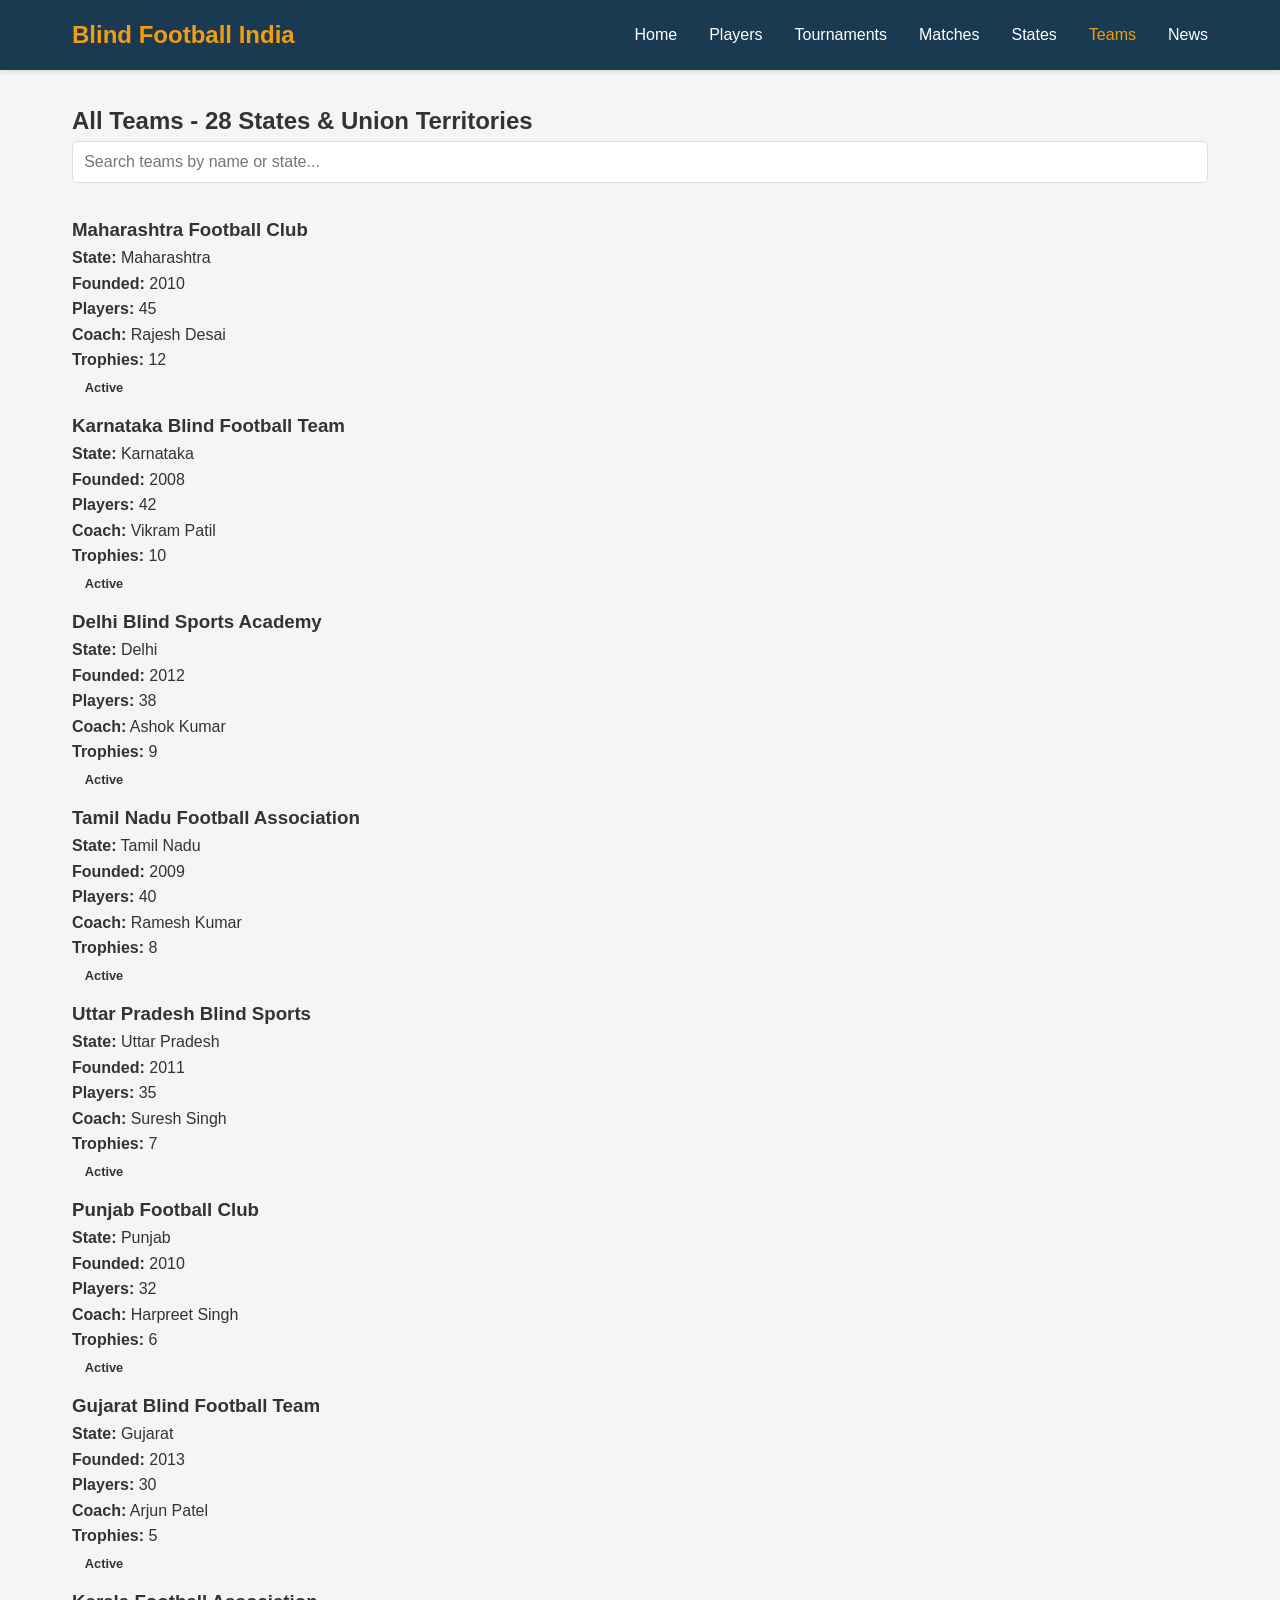
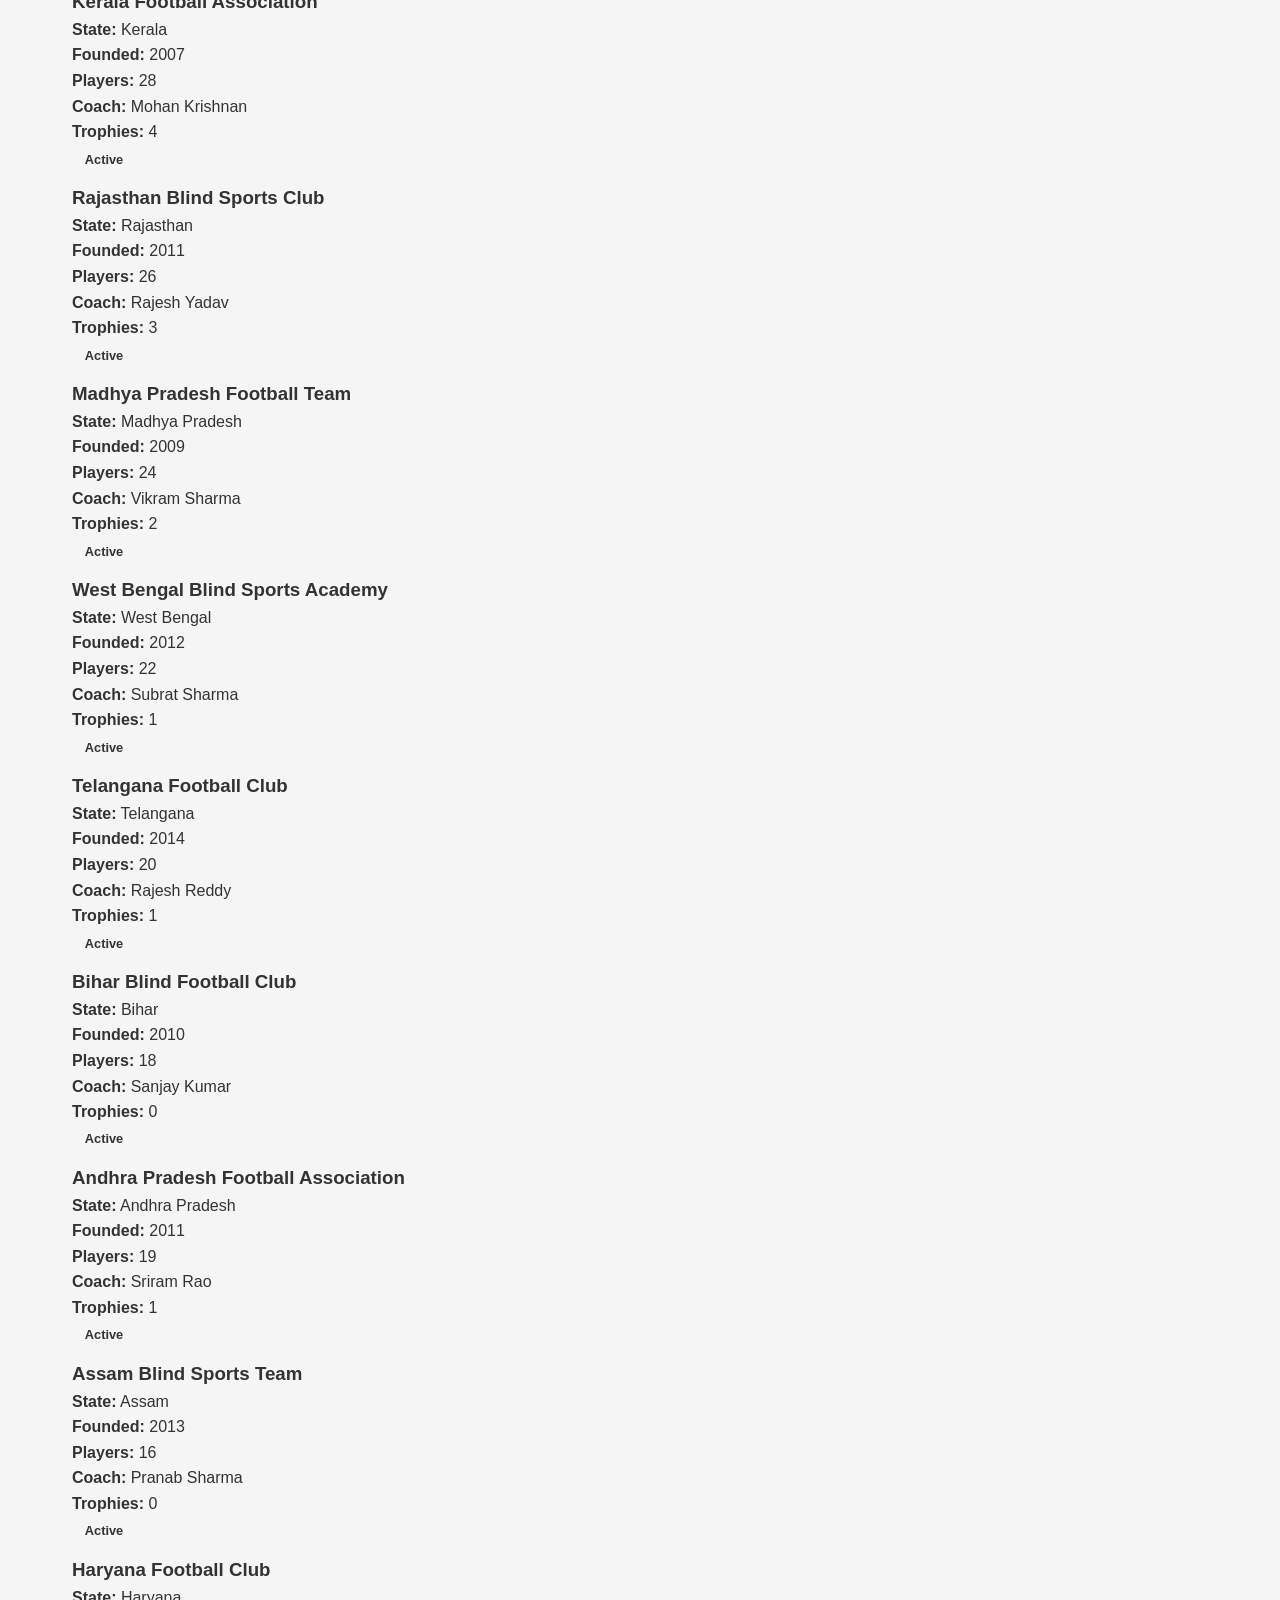
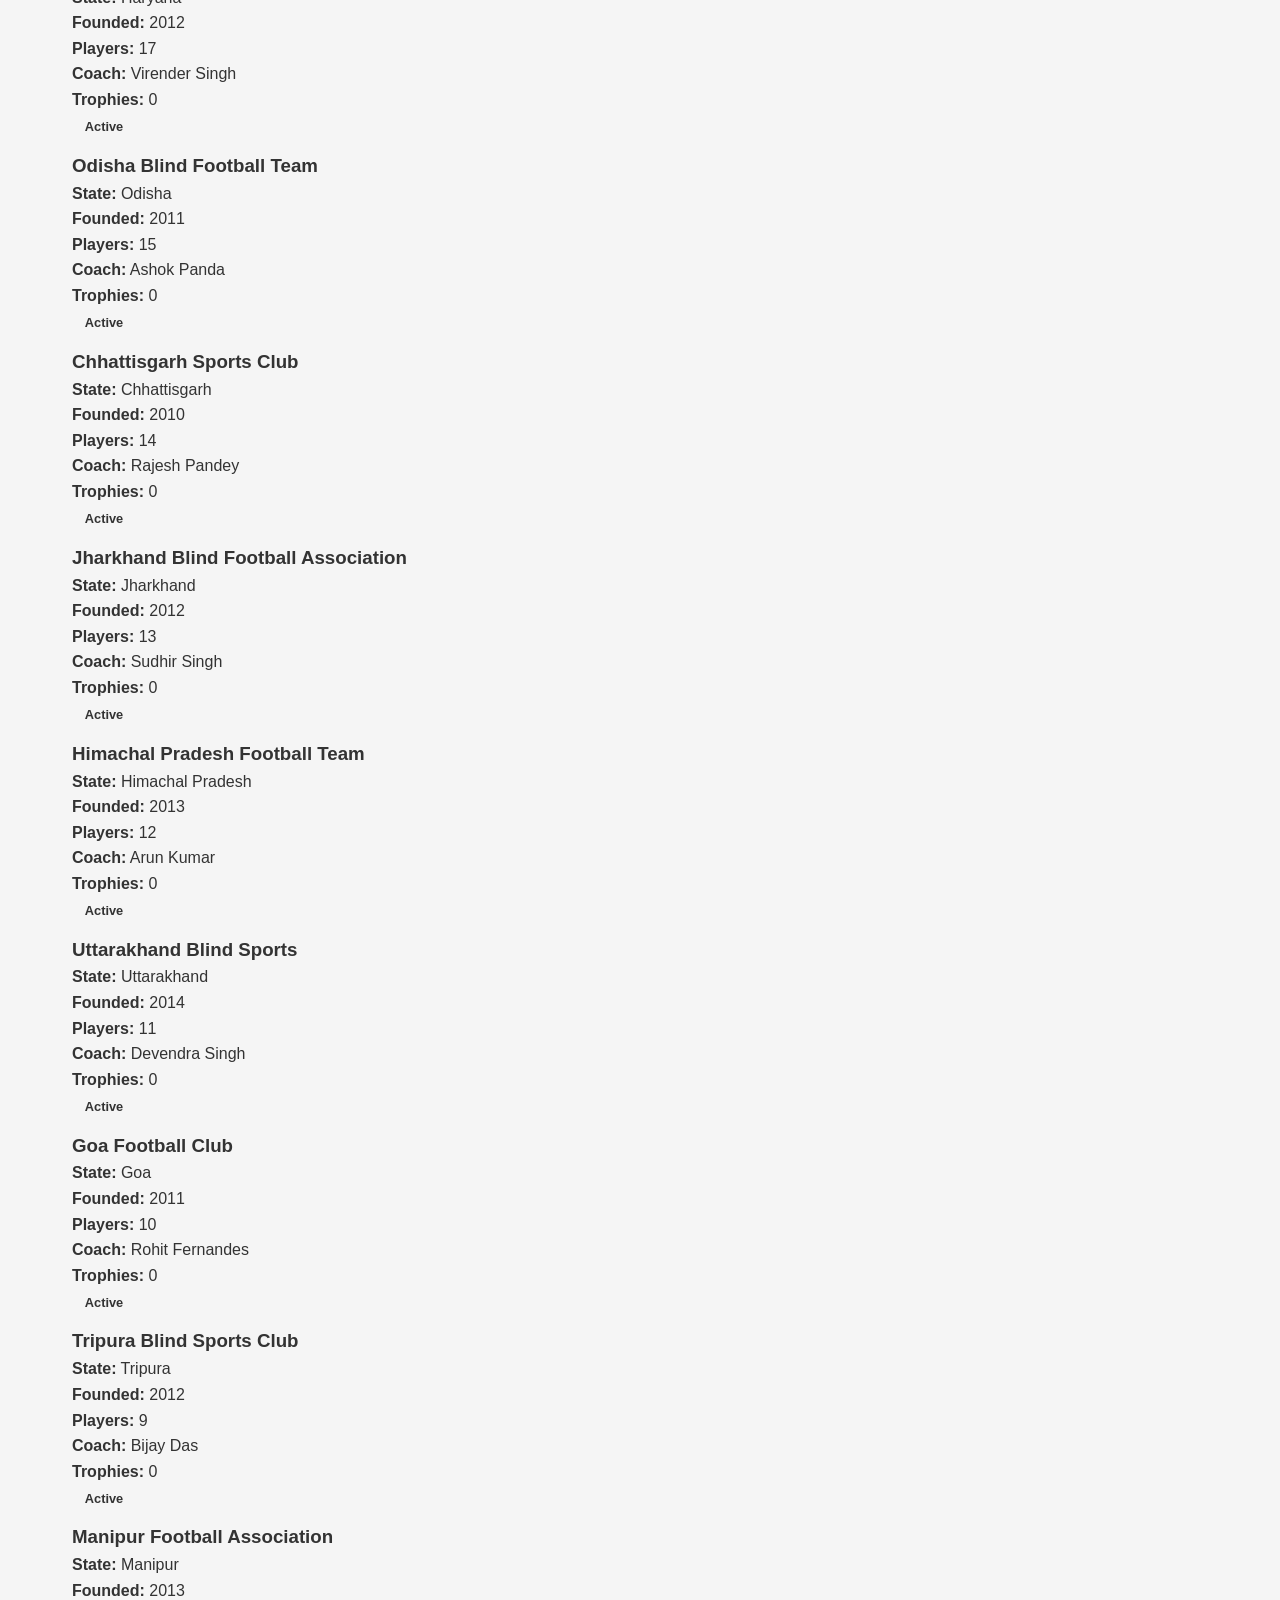
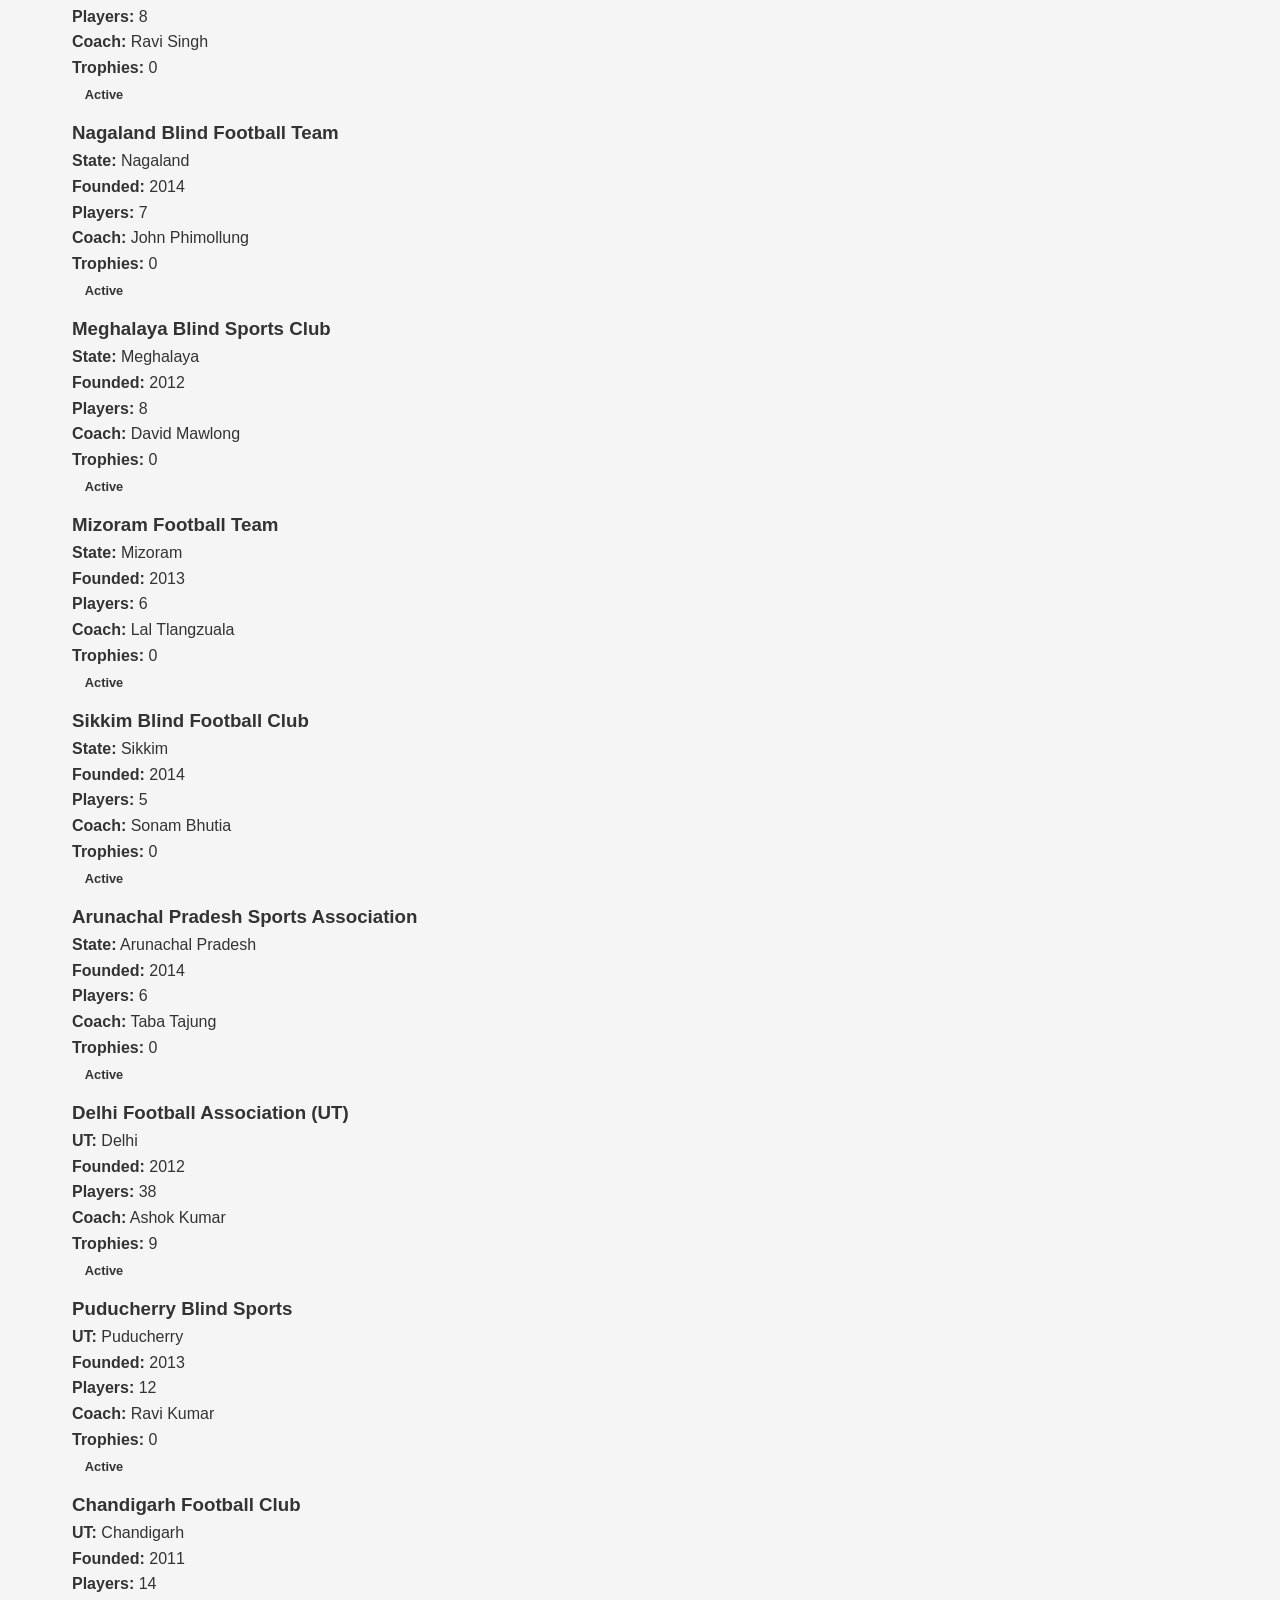
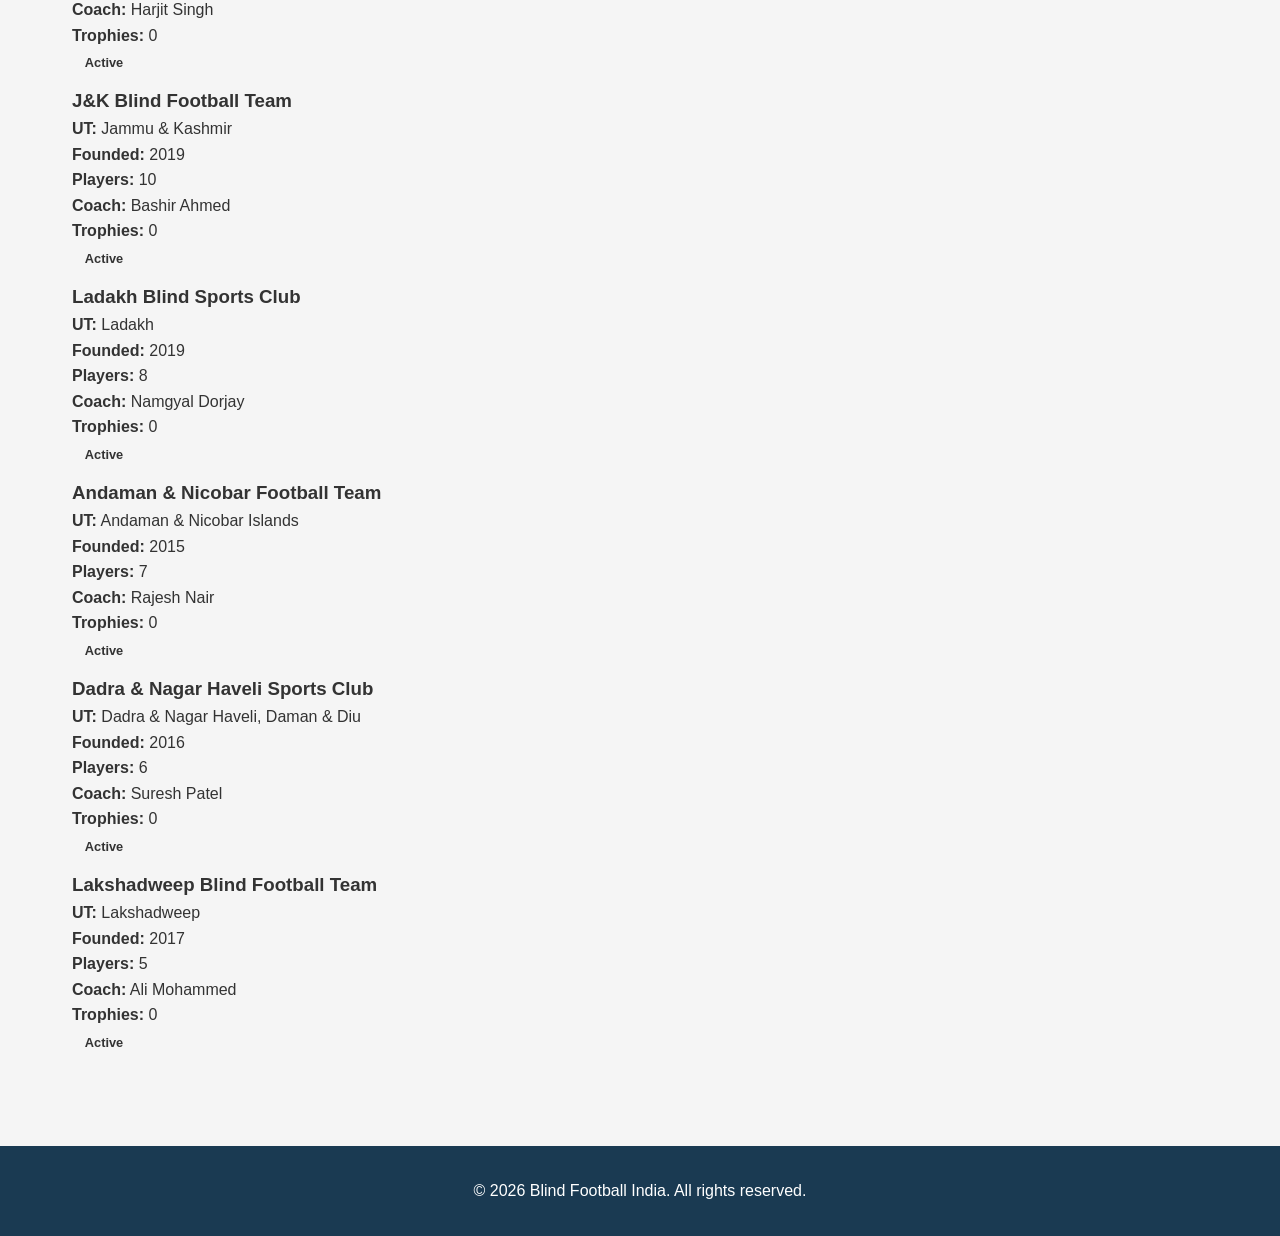
<file: pages/teams.html>
<!DOCTYPE html>
<html lang="en">
<head>
    <meta charset="UTF-8">
    <meta name="viewport" content="width=device-width, initial-scale=1.0">
    <title>Teams - Blind Football India</title>
    <link rel="stylesheet" href="../styles.css">
</head>
<body>
    <nav class="navbar">
        <div class="nav-container">
            <div class="logo">Blind Football India</div>
            <ul class="nav-menu">
                <li><a href="../index.html">Home</a></li>
                <li><a href="players.html">Players</a></li>
                <li><a href="tournaments.html">Tournaments</a></li>
                <li><a href="matches.html">Matches</a></li>
                <li><a href="states.html">States</a></li>
                <li><a href="teams.html" class="active">Teams</a></li>
                <li><a href="news.html">News</a></li>
            </ul>
        </div>
    </nav>

    <main>
        <h2>All Teams - 28 States & Union Territories</h2>
        
        <div class="search-container">
            <input type="text" id="teamSearch" placeholder="Search teams by name or state...">
        </div>

        <div class="teams-grid">
            <!-- States -->
            <div class="team-card">
                <h3>Maharashtra Football Club</h3>
                <p><strong>State:</strong> Maharashtra</p>
                <p><strong>Founded:</strong> 2010</p>
                <p><strong>Players:</strong> 45</p>
                <p><strong>Coach:</strong> Rajesh Desai</p>
                <p><strong>Trophies:</strong> 12</p>
                <span class="status active">Active</span>
            </div>

            <div class="team-card">
                <h3>Karnataka Blind Football Team</h3>
                <p><strong>State:</strong> Karnataka</p>
                <p><strong>Founded:</strong> 2008</p>
                <p><strong>Players:</strong> 42</p>
                <p><strong>Coach:</strong> Vikram Patil</p>
                <p><strong>Trophies:</strong> 10</p>
                <span class="status active">Active</span>
            </div>

            <div class="team-card">
                <h3>Delhi Blind Sports Academy</h3>
                <p><strong>State:</strong> Delhi</p>
                <p><strong>Founded:</strong> 2012</p>
                <p><strong>Players:</strong> 38</p>
                <p><strong>Coach:</strong> Ashok Kumar</p>
                <p><strong>Trophies:</strong> 9</p>
                <span class="status active">Active</span>
            </div>

            <div class="team-card">
                <h3>Tamil Nadu Football Association</h3>
                <p><strong>State:</strong> Tamil Nadu</p>
                <p><strong>Founded:</strong> 2009</p>
                <p><strong>Players:</strong> 40</p>
                <p><strong>Coach:</strong> Ramesh Kumar</p>
                <p><strong>Trophies:</strong> 8</p>
                <span class="status active">Active</span>
            </div>

            <div class="team-card">
                <h3>Uttar Pradesh Blind Sports</h3>
                <p><strong>State:</strong> Uttar Pradesh</p>
                <p><strong>Founded:</strong> 2011</p>
                <p><strong>Players:</strong> 35</p>
                <p><strong>Coach:</strong> Suresh Singh</p>
                <p><strong>Trophies:</strong> 7</p>
                <span class="status active">Active</span>
            </div>

            <div class="team-card">
                <h3>Punjab Football Club</h3>
                <p><strong>State:</strong> Punjab</p>
                <p><strong>Founded:</strong> 2010</p>
                <p><strong>Players:</strong> 32</p>
                <p><strong>Coach:</strong> Harpreet Singh</p>
                <p><strong>Trophies:</strong> 6</p>
                <span class="status active">Active</span>
            </div>

            <div class="team-card">
                <h3>Gujarat Blind Football Team</h3>
                <p><strong>State:</strong> Gujarat</p>
                <p><strong>Founded:</strong> 2013</p>
                <p><strong>Players:</strong> 30</p>
                <p><strong>Coach:</strong> Arjun Patel</p>
                <p><strong>Trophies:</strong> 5</p>
                <span class="status active">Active</span>
            </div>

            <div class="team-card">
                <h3>Kerala Football Association</h3>
                <p><strong>State:</strong> Kerala</p>
                <p><strong>Founded:</strong> 2007</p>
                <p><strong>Players:</strong> 28</p>
                <p><strong>Coach:</strong> Mohan Krishnan</p>
                <p><strong>Trophies:</strong> 4</p>
                <span class="status active">Active</span>
            </div>

            <div class="team-card">
                <h3>Rajasthan Blind Sports Club</h3>
                <p><strong>State:</strong> Rajasthan</p>
                <p><strong>Founded:</strong> 2011</p>
                <p><strong>Players:</strong> 26</p>
                <p><strong>Coach:</strong> Rajesh Yadav</p>
                <p><strong>Trophies:</strong> 3</p>
                <span class="status active">Active</span>
            </div>

            <div class="team-card">
                <h3>Madhya Pradesh Football Team</h3>
                <p><strong>State:</strong> Madhya Pradesh</p>
                <p><strong>Founded:</strong> 2009</p>
                <p><strong>Players:</strong> 24</p>
                <p><strong>Coach:</strong> Vikram Sharma</p>
                <p><strong>Trophies:</strong> 2</p>
                <span class="status active">Active</span>
            </div>

            <div class="team-card">
                <h3>West Bengal Blind Sports Academy</h3>
                <p><strong>State:</strong> West Bengal</p>
                <p><strong>Founded:</strong> 2012</p>
                <p><strong>Players:</strong> 22</p>
                <p><strong>Coach:</strong> Subrat Sharma</p>
                <p><strong>Trophies:</strong> 1</p>
                <span class="status active">Active</span>
            </div>

            <div class="team-card">
                <h3>Telangana Football Club</h3>
                <p><strong>State:</strong> Telangana</p>
                <p><strong>Founded:</strong> 2014</p>
                <p><strong>Players:</strong> 20</p>
                <p><strong>Coach:</strong> Rajesh Reddy</p>
                <p><strong>Trophies:</strong> 1</p>
                <span class="status active">Active</span>
            </div>

            <div class="team-card">
                <h3>Bihar Blind Football Club</h3>
                <p><strong>State:</strong> Bihar</p>
                <p><strong>Founded:</strong> 2010</p>
                <p><strong>Players:</strong> 18</p>
                <p><strong>Coach:</strong> Sanjay Kumar</p>
                <p><strong>Trophies:</strong> 0</p>
                <span class="status active">Active</span>
            </div>

            <div class="team-card">
                <h3>Andhra Pradesh Football Association</h3>
                <p><strong>State:</strong> Andhra Pradesh</p>
                <p><strong>Founded:</strong> 2011</p>
                <p><strong>Players:</strong> 19</p>
                <p><strong>Coach:</strong> Sriram Rao</p>
                <p><strong>Trophies:</strong> 1</p>
                <span class="status active">Active</span>
            </div>

            <div class="team-card">
                <h3>Assam Blind Sports Team</h3>
                <p><strong>State:</strong> Assam</p>
                <p><strong>Founded:</strong> 2013</p>
                <p><strong>Players:</strong> 16</p>
                <p><strong>Coach:</strong> Pranab Sharma</p>
                <p><strong>Trophies:</strong> 0</p>
                <span class="status active">Active</span>
            </div>

            <div class="team-card">
                <h3>Haryana Football Club</h3>
                <p><strong>State:</strong> Haryana</p>
                <p><strong>Founded:</strong> 2012</p>
                <p><strong>Players:</strong> 17</p>
                <p><strong>Coach:</strong> Virender Singh</p>
                <p><strong>Trophies:</strong> 0</p>
                <span class="status active">Active</span>
            </div>

            <div class="team-card">
                <h3>Odisha Blind Football Team</h3>
                <p><strong>State:</strong> Odisha</p>
                <p><strong>Founded:</strong> 2011</p>
                <p><strong>Players:</strong> 15</p>
                <p><strong>Coach:</strong> Ashok Panda</p>
                <p><strong>Trophies:</strong> 0</p>
                <span class="status active">Active</span>
            </div>

            <div class="team-card">
                <h3>Chhattisgarh Sports Club</h3>
                <p><strong>State:</strong> Chhattisgarh</p>
                <p><strong>Founded:</strong> 2010</p>
                <p><strong>Players:</strong> 14</p>
                <p><strong>Coach:</strong> Rajesh Pandey</p>
                <p><strong>Trophies:</strong> 0</p>
                <span class="status active">Active</span>
            </div>

            <div class="team-card">
                <h3>Jharkhand Blind Football Association</h3>
                <p><strong>State:</strong> Jharkhand</p>
                <p><strong>Founded:</strong> 2012</p>
                <p><strong>Players:</strong> 13</p>
                <p><strong>Coach:</strong> Sudhir Singh</p>
                <p><strong>Trophies:</strong> 0</p>
                <span class="status active">Active</span>
            </div>

            <div class="team-card">
                <h3>Himachal Pradesh Football Team</h3>
                <p><strong>State:</strong> Himachal Pradesh</p>
                <p><strong>Founded:</strong> 2013</p>
                <p><strong>Players:</strong> 12</p>
                <p><strong>Coach:</strong> Arun Kumar</p>
                <p><strong>Trophies:</strong> 0</p>
                <span class="status active">Active</span>
            </div>

            <div class="team-card">
                <h3>Uttarakhand Blind Sports</h3>
                <p><strong>State:</strong> Uttarakhand</p>
                <p><strong>Founded:</strong> 2014</p>
                <p><strong>Players:</strong> 11</p>
                <p><strong>Coach:</strong> Devendra Singh</p>
                <p><strong>Trophies:</strong> 0</p>
                <span class="status active">Active</span>
            </div>

            <div class="team-card">
                <h3>Goa Football Club</h3>
                <p><strong>State:</strong> Goa</p>
                <p><strong>Founded:</strong> 2011</p>
                <p><strong>Players:</strong> 10</p>
                <p><strong>Coach:</strong> Rohit Fernandes</p>
                <p><strong>Trophies:</strong> 0</p>
                <span class="status active">Active</span>
            </div>

            <div class="team-card">
                <h3>Tripura Blind Sports Club</h3>
                <p><strong>State:</strong> Tripura</p>
                <p><strong>Founded:</strong> 2012</p>
                <p><strong>Players:</strong> 9</p>
                <p><strong>Coach:</strong> Bijay Das</p>
                <p><strong>Trophies:</strong> 0</p>
                <span class="status active">Active</span>
            </div>

            <div class="team-card">
                <h3>Manipur Football Association</h3>
                <p><strong>State:</strong> Manipur</p>
                <p><strong>Founded:</strong> 2013</p>
                <p><strong>Players:</strong> 8</p>
                <p><strong>Coach:</strong> Ravi Singh</p>
                <p><strong>Trophies:</strong> 0</p>
                <span class="status active">Active</span>
            </div>

            <div class="team-card">
                <h3>Nagaland Blind Football Team</h3>
                <p><strong>State:</strong> Nagaland</p>
                <p><strong>Founded:</strong> 2014</p>
                <p><strong>Players:</strong> 7</p>
                <p><strong>Coach:</strong> John Phimollung</p>
                <p><strong>Trophies:</strong> 0</p>
                <span class="status active">Active</span>
            </div>

            <div class="team-card">
                <h3>Meghalaya Blind Sports Club</h3>
                <p><strong>State:</strong> Meghalaya</p>
                <p><strong>Founded:</strong> 2012</p>
                <p><strong>Players:</strong> 8</p>
                <p><strong>Coach:</strong> David Mawlong</p>
                <p><strong>Trophies:</strong> 0</p>
                <span class="status active">Active</span>
            </div>

            <div class="team-card">
                <h3>Mizoram Football Team</h3>
                <p><strong>State:</strong> Mizoram</p>
                <p><strong>Founded:</strong> 2013</p>
                <p><strong>Players:</strong> 6</p>
                <p><strong>Coach:</strong> Lal Tlangzuala</p>
                <p><strong>Trophies:</strong> 0</p>
                <span class="status active">Active</span>
            </div>

            <div class="team-card">
                <h3>Sikkim Blind Football Club</h3>
                <p><strong>State:</strong> Sikkim</p>
                <p><strong>Founded:</strong> 2014</p>
                <p><strong>Players:</strong> 5</p>
                <p><strong>Coach:</strong> Sonam Bhutia</p>
                <p><strong>Trophies:</strong> 0</p>
                <span class="status active">Active</span>
            </div>

            <div class="team-card">
                <h3>Arunachal Pradesh Sports Association</h3>
                <p><strong>State:</strong> Arunachal Pradesh</p>
                <p><strong>Founded:</strong> 2014</p>
                <p><strong>Players:</strong> 6</p>
                <p><strong>Coach:</strong> Taba Tajung</p>
                <p><strong>Trophies:</strong> 0</p>
                <span class="status active">Active</span>
            </div>

            <!-- Union Territories -->
            <div class="team-card">
                <h3>Delhi Football Association (UT)</h3>
                <p><strong>UT:</strong> Delhi</p>
                <p><strong>Founded:</strong> 2012</p>
                <p><strong>Players:</strong> 38</p>
                <p><strong>Coach:</strong> Ashok Kumar</p>
                <p><strong>Trophies:</strong> 9</p>
                <span class="status active">Active</span>
            </div>

            <div class="team-card">
                <h3>Puducherry Blind Sports</h3>
                <p><strong>UT:</strong> Puducherry</p>
                <p><strong>Founded:</strong> 2013</p>
                <p><strong>Players:</strong> 12</p>
                <p><strong>Coach:</strong> Ravi Kumar</p>
                <p><strong>Trophies:</strong> 0</p>
                <span class="status active">Active</span>
            </div>

            <div class="team-card">
                <h3>Chandigarh Football Club</h3>
                <p><strong>UT:</strong> Chandigarh</p>
                <p><strong>Founded:</strong> 2011</p>
                <p><strong>Players:</strong> 14</p>
                <p><strong>Coach:</strong> Harjit Singh</p>
                <p><strong>Trophies:</strong> 0</p>
                <span class="status active">Active</span>
            </div>

            <div class="team-card">
                <h3>J&K Blind Football Team</h3>
                <p><strong>UT:</strong> Jammu & Kashmir</p>
                <p><strong>Founded:</strong> 2019</p>
                <p><strong>Players:</strong> 10</p>
                <p><strong>Coach:</strong> Bashir Ahmed</p>
                <p><strong>Trophies:</strong> 0</p>
                <span class="status active">Active</span>
            </div>

            <div class="team-card">
                <h3>Ladakh Blind Sports Club</h3>
                <p><strong>UT:</strong> Ladakh</p>
                <p><strong>Founded:</strong> 2019</p>
                <p><strong>Players:</strong> 8</p>
                <p><strong>Coach:</strong> Namgyal Dorjay</p>
                <p><strong>Trophies:</strong> 0</p>
                <span class="status active">Active</span>
            </div>

            <div class="team-card">
                <h3>Andaman & Nicobar Football Team</h3>
                <p><strong>UT:</strong> Andaman & Nicobar Islands</p>
                <p><strong>Founded:</strong> 2015</p>
                <p><strong>Players:</strong> 7</p>
                <p><strong>Coach:</strong> Rajesh Nair</p>
                <p><strong>Trophies:</strong> 0</p>
                <span class="status active">Active</span>
            </div>

            <div class="team-card">
                <h3>Dadra & Nagar Haveli Sports Club</h3>
                <p><strong>UT:</strong> Dadra & Nagar Haveli, Daman & Diu</p>
                <p><strong>Founded:</strong> 2016</p>
                <p><strong>Players:</strong> 6</p>
                <p><strong>Coach:</strong> Suresh Patel</p>
                <p><strong>Trophies:</strong> 0</p>
                <span class="status active">Active</span>
            </div>

            <div class="team-card">
                <h3>Lakshadweep Blind Football Team</h3>
                <p><strong>UT:</strong> Lakshadweep</p>
                <p><strong>Founded:</strong> 2017</p>
                <p><strong>Players:</strong> 5</p>
                <p><strong>Coach:</strong> Ali Mohammed</p>
                <p><strong>Trophies:</strong> 0</p>
                <span class="status active">Active</span>
            </div>
        </div>
    </main>

    <footer>
        <p>&copy; 2026 Blind Football India. All rights reserved.</p>
    </footer>

    <script src="../script.js"></script>
    <script>
        document.addEventListener('DOMContentLoaded', function() {
            const teamSearch = document.getElementById('teamSearch');
            if (teamSearch) {
                teamSearch.addEventListener('keyup', function() {
                    const searchTerm = this.value.toLowerCase();
                    const teamCards = document.querySelectorAll('.team-card');
                    
                    teamCards.forEach(card => {
                        const teamText = card.textContent.toLowerCase();
                        if (teamText.includes(searchTerm)) {
                            card.style.display = '';
                            card.style.animation = 'fadeIn 0.3s ease-out';
                        } else {
                            card.style.display = 'none';
                        }
                    });
                });
            }
        });
    </script>
</body>
</html>
</file>
<file: styles.css>
* {
    margin: 0;
    padding: 0;
    box-sizing: border-box;
}

:root {
    --primary-color: #1a3a52;
    --secondary-color: #f39c12;
    --text-color: #333;
    --light-bg: #f5f5f5;
    --border-color: #ddd;
}

body {
    font-family: 'Segoe UI', Tahoma, Geneva, Verdana, sans-serif;
    color: var(--text-color);
    background-color: var(--light-bg);
    line-height: 1.6;
}

/* Navigation */
.navbar {
    background-color: var(--primary-color);
    padding: 1rem 0;
    position: sticky;
    top: 0;
    z-index: 100;
    box-shadow: 0 2px 5px rgba(0,0,0,0.1);
}

.nav-container {
    max-width: 1200px;
    margin: 0 auto;
    display: flex;
    justify-content: space-between;
    align-items: center;
    padding: 0 2rem;
}

.logo {
    font-size: 1.5rem;
    font-weight: bold;
    color: var(--secondary-color);
}

.nav-menu {
    display: flex;
    list-style: none;
    gap: 2rem;
}

.nav-menu a {
    color: white;
    text-decoration: none;
    transition: color 0.3s ease;
    font-weight: 500;
}

.nav-menu a:hover,
.nav-menu a.active {
    color: var(--secondary-color);
}

/* Hero Section */
.hero {
    background: linear-gradient(135deg, var(--primary-color), #2d5f7d);
    color: white;
    padding: 6rem 2rem;
    text-align: center;
}

.hero-content h1 {
    font-size: 3rem;
    margin-bottom: 1rem;
    animation: fadeIn 0.8s ease-out;
}

.hero-content p {
    font-size: 1.3rem;
    margin-bottom: 2rem;
    animation: fadeIn 0.8s ease-out 0.2s both;
}

.cta-btn {
    background-color: var(--secondary-color);
    color: white;
    padding: 0.8rem 2rem;
    border: none;
    border-radius: 5px;
    font-size: 1rem;
    cursor: pointer;
    transition: background-color 0.3s ease;
    animation: fadeIn 0.8s ease-out 0.4s both;
}

.cta-btn:hover {
    background-color: #e67e22;
}

/* Main Content */
main {
    max-width: 1200px;
    margin: 0 auto;
    padding: 2rem;
}

section {
    margin-bottom: 3rem;
}

section h2 {
    font-size: 2rem;
    color: var(--primary-color);
    margin-bottom: 2rem;
    text-align: center;
}

/* Feature Grid */
.feature-grid {
    display: grid;
    grid-template-columns: repeat(auto-fit, minmax(250px, 1fr));
    gap: 2rem;
}

.feature-card {
    background: white;
    padding: 2rem;
    border-radius: 8px;
    box-shadow: 0 2px 8px rgba(0,0,0,0.1);
    transition: transform 0.3s ease, box-shadow 0.3s ease;
}

.feature-card:hover {
    transform: translateY(-5px);
    box-shadow: 0 5px 15px rgba(0,0,0,0.2);
}

.feature-card h3 {
    color: var(--primary-color);
    margin-bottom: 1rem;
}

.feature-card p {
    margin-bottom: 1.5rem;
    color: #666;
}

/* Buttons */
.btn {
    display: inline-block;
    background-color: var(--secondary-color);
    color: white;
    padding: 0.6rem 1.5rem;
    border-radius: 5px;
    text-decoration: none;
    transition: background-color 0.3s ease;
}

.btn:hover {
    background-color: #e67e22;
}

/* Cards */
.player-card,
.tournament-card,
.match-card,
.state-card {
    background: white;
    padding: 1.5rem;
    border-radius: 8px;
    box-shadow: 0 2px 8px rgba(0,0,0,0.1);
    margin-bottom: 1.5rem;
    transition: transform 0.3s ease, box-shadow 0.3s ease;
}

.player-card:hover,
.tournament-card:hover,
.match-card:hover,
.state-card:hover {
    transform: translateY(-3px);
    box-shadow: 0 5px 15px rgba(0,0,0,0.15);
}

.player-card h3,
.tournament-card h3,
.match-card h3,
.state-card h3 {
    color: var(--primary-color);
    margin-bottom: 0.5rem;
}

/* Search and Filter */
.search-container {
    display: flex;
    gap: 1rem;
    margin-bottom: 2rem;
    flex-wrap: wrap;
}

input[type="text"],
select {
    padding: 0.7rem;
    border: 1px solid var(--border-color);
    border-radius: 5px;
    font-size: 1rem;
}

input[type="text"] {
    flex: 1;
    min-width: 250px;
}

/* Status Badge */
.status {
    display: inline-block;
    padding: 0.3rem 0.8rem;
    border-radius: 20px;
    font-size: 0.8rem;
    font-weight: bold;
    margin-bottom: 0.5rem;
}

.status.upcoming {
    background-color: #3498db;
    color: white;
}

.status.ongoing {
    background-color: #2ecc71;
    color: white;
}

.status.completed {
    background-color: #95a5a6;
    color: white;
}

.status.live {
    background-color: #e74c3c;
    color: white;
    animation: pulse 1s infinite;
}

@keyframes pulse {
    0%, 100% {
        opacity: 1;
    }
    50% {
        opacity: 0.7;
    }
}

/* About Section */
.about {
    background: white;
    padding: 2rem;
    border-radius: 8px;
    box-shadow: 0 2px 8px rgba(0,0,0,0.1);
    text-align: center;
}

.about p {
    font-size: 1.1rem;
    color: #666;
}

/* Footer */
footer {
    background-color: var(--primary-color);
    color: white;
    text-align: center;
    padding: 2rem;
    margin-top: 3rem;
}

/* Animations */
@keyframes fadeIn {
    from {
        opacity: 0;
        transform: translateY(10px);
    }
    to {
        opacity: 1;
        transform: translateY(0);
    }
}

/* Responsive Design */
@media (max-width: 768px) {
    .nav-container {
        flex-direction: column;
        gap: 1rem;
    }

    .nav-menu {
        gap: 1rem;
        font-size: 0.9rem;
    }

    .hero-content h1 {
        font-size: 2rem;
    }

    .hero-content p {
        font-size: 1rem;
    }

    .search-container {
        flex-direction: column;
    }

    input[type="text"],
    select {
        width: 100%;
    }

    main {
        padding: 1rem;
    }

    section h2 {
        font-size: 1.5rem;
    }
}

@media (max-width: 480px) {
    .hero {
        padding: 3rem 1rem;
    }

    .hero-content h1 {
        font-size: 1.5rem;
    }

    .logo {
        font-size: 1.2rem;
    }

    .nav-menu {
        gap: 0.5rem;
        font-size: 0.8rem;
    }
}
</file>
